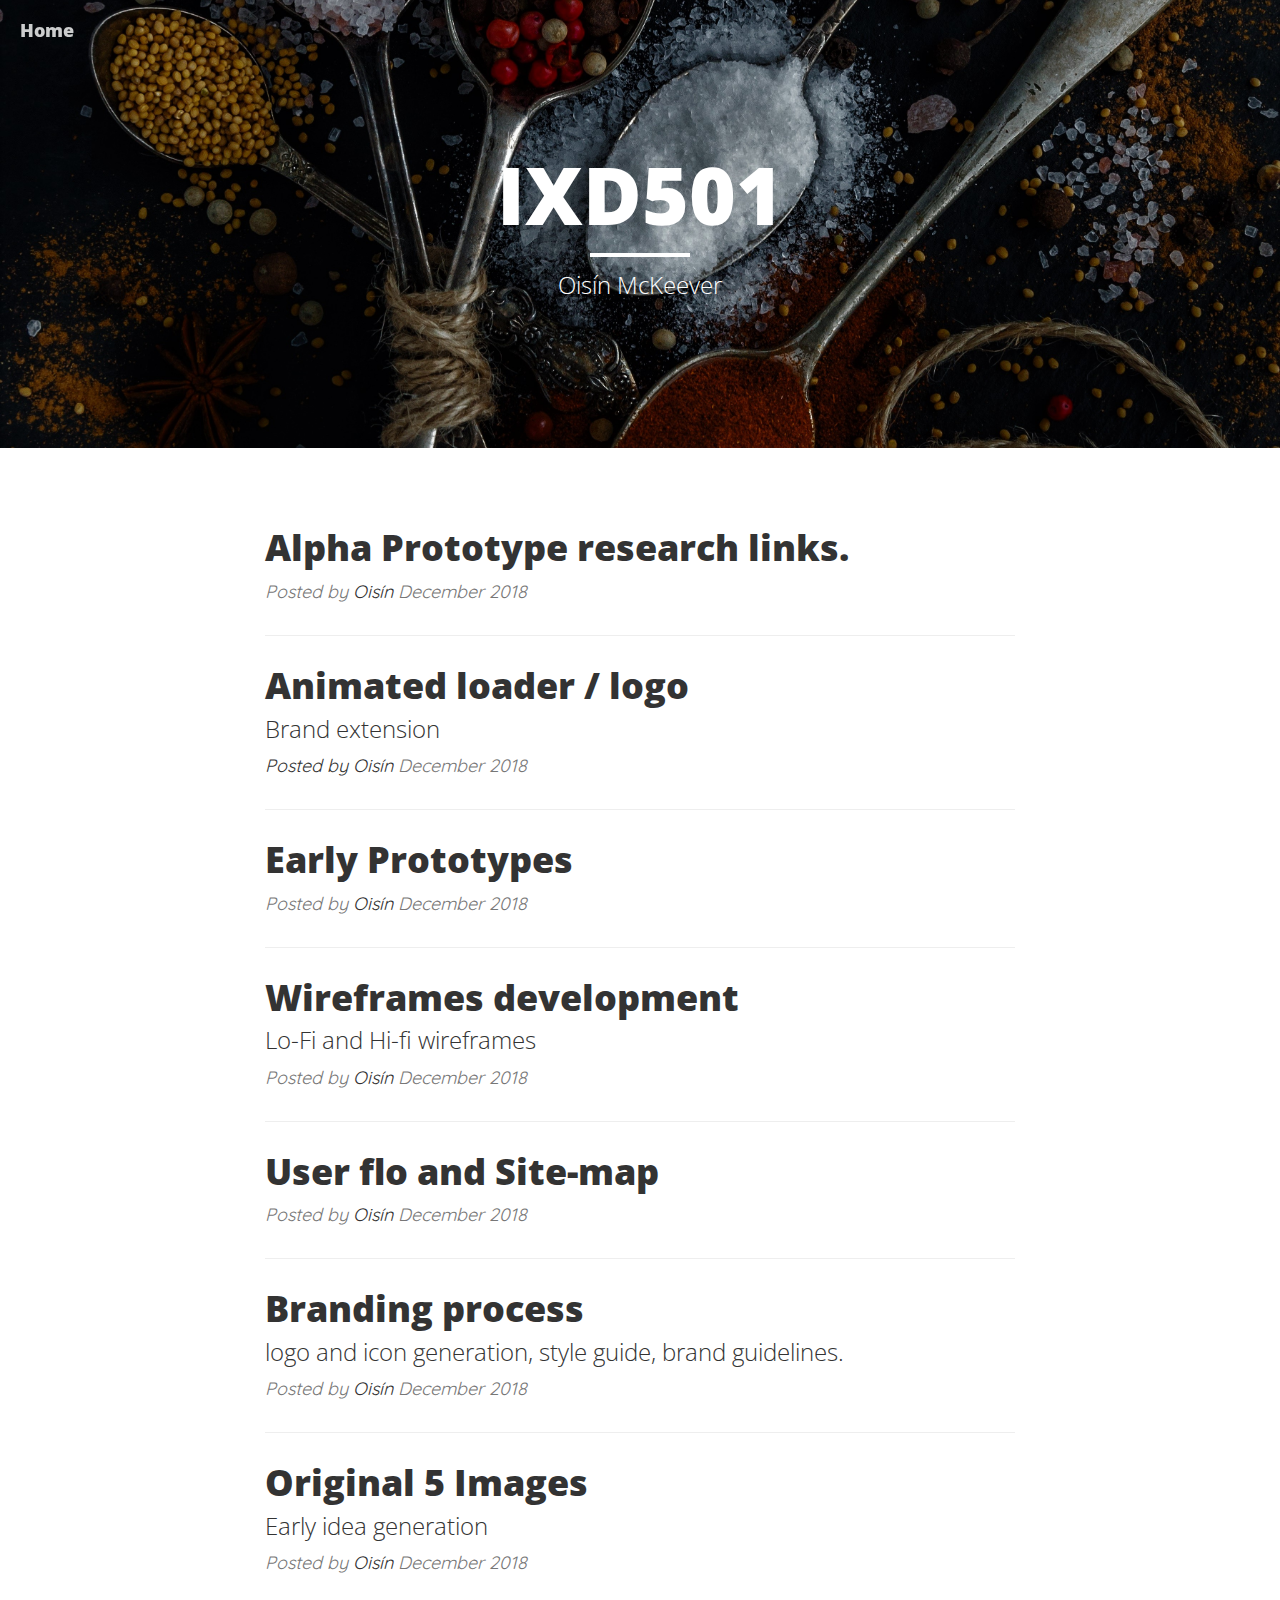
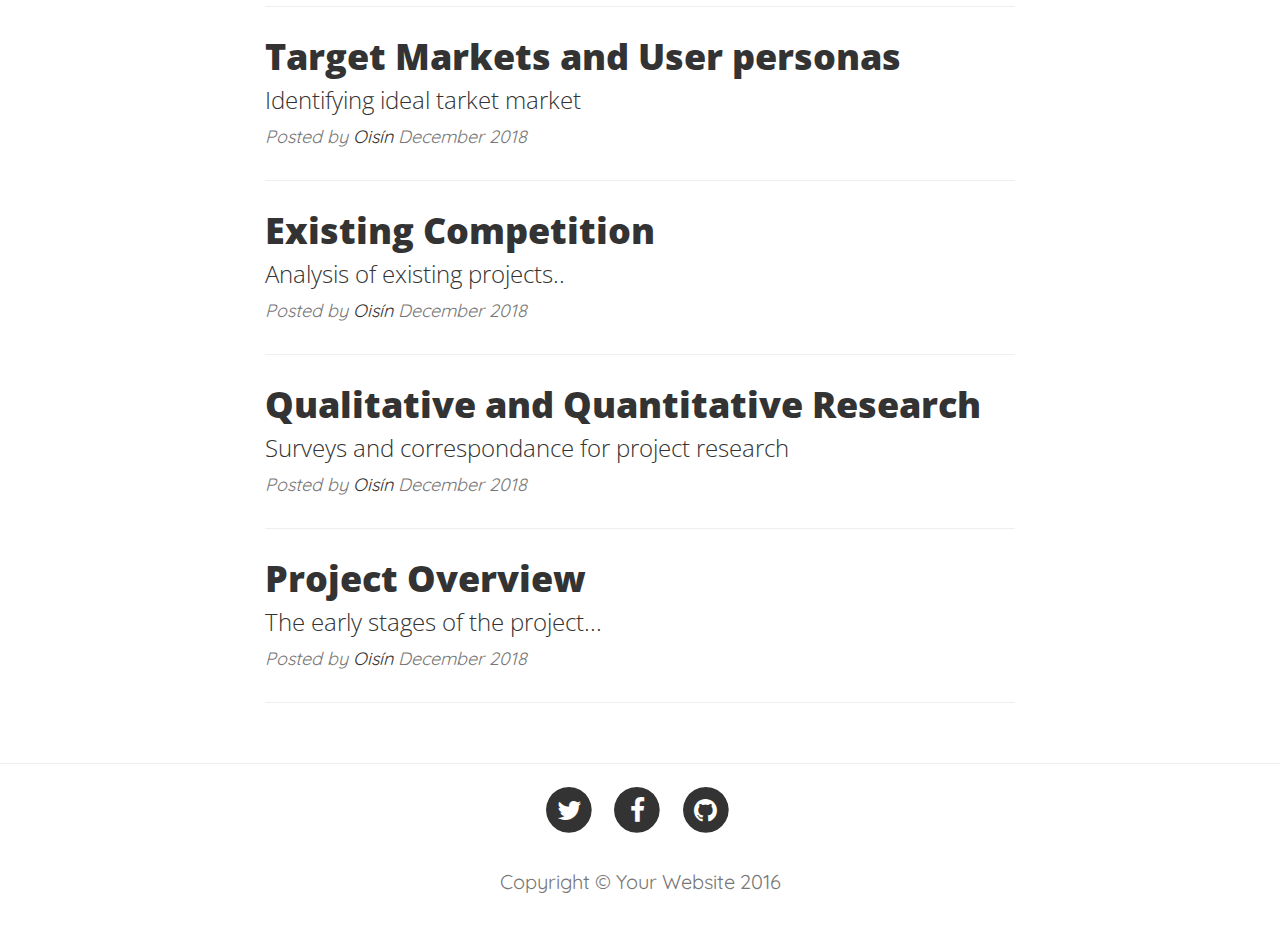
<file: index.html>
<!DOCTYPE html>
<html lang="en">

<head>

    <meta charset="utf-8">
    <meta http-equiv="X-UA-Compatible" content="IE=edge">
    <meta name="viewport" content="width=device-width, initial-scale=1">
    <meta name="description" content="">
    <meta name="author" content="">

    <title>Clean Blog</title>

    <!-- Bootstrap Core CSS -->
    <link href="vendor/bootstrap/css/bootstrap.min.css" rel="stylesheet">
    <link rel="stylesheet" href="https://www.w3schools.com/w3css/4/w3.css">

    <!-- Theme CSS -->
    <link href="css/clean-blog.min.css" rel="stylesheet">

    <!-- Custom Fonts -->
    <link href="vendor/font-awesome/css/font-awesome.min.css" rel="stylesheet" type="text/css">
    <link href='https://fonts.googleapis.com/css?family=Lora:400,700,400italic,700italic' rel='stylesheet' type='text/css'>
    <link href='https://fonts.googleapis.com/css?family=Open+Sans:300italic,400italic,600italic,700italic,800italic,400,300,600,700,800' rel='stylesheet' type='text/css'>
    <link href="https://fonts.googleapis.com/css?family=Quicksand:300" rel="stylesheet">

    <!-- HTML5 Shim and Respond.js IE8 support of HTML5 elements and media queries -->
    <!-- WARNING: Respond.js doesn't work if you view the page via file:// -->
    <!--[if lt IE 9]>
        <script src="https://oss.maxcdn.com/libs/html5shiv/3.7.0/html5shiv.js"></script>
        <script src="https://oss.maxcdn.com/libs/respond.js/1.4.2/respond.min.js"></script>
    <![endif]-->

</head>

<body>

    <!-- Navigation -->
    <nav class="navbar navbar-default navbar-custom navbar-fixed-top">
        <div class="container-fluid">
            <!-- Brand and toggle get grouped for better mobile display -->
            <div class="navbar-header page-scroll">
                <button type="button" class="navbar-toggle" data-toggle="collapse" data-target="#bs-example-navbar-collapse-1">
                    <span class="sr-only">Toggle navigation</span>
                    Menu <i class="fa fa-bars"></i>
                </button>
                <a class="navbar-brand" href="index.html">Home</a>
            </div>

            <!-- Collect the nav links, forms, and other content for toggling -->
            <div class="collapse navbar-collapse" id="bs-example-navbar-collapse-1">
                <ul class="nav navbar-nav navbar-right">
               
                 
                </ul>
            </div>
            <!-- /.navbar-collapse -->
        </div>
        <!-- /.container -->
    </nav>

    <!-- Page Header -->
    <!-- Set your background image for this header on the line below. -->
    <header class="intro-header" style="background-image: url('img/home-bg.jpg')">
        <div class="container">
            <div class="row">
                <div class="col-lg-8 col-lg-offset-2 col-md-10 col-md-offset-1">
                    <div class="site-heading">
                        <h1>IXD501</h1>
                        <hr class="small">
                        <span class="subheading">Oisín McKeever</span>
                    </div>
                </div>
            </div>
        </div>
    </header>

    <!-- Main Content -->
    <div class="container">
        <div class="row">
            <div class="col-lg-8 col-lg-offset-2 col-md-10 col-md-offset-1">
                <div class="post-preview">
                    <a href="alpha.html">
                        <h2 class="post-title">
                            Alpha Prototype research links.
                        </h2>
                        <h3 class="post-subtitle">
                            
                        </h3>
                    </a>
               
                   <p class="post-meta">Posted by <a href="#">Oisín </a> December 2018</p>
                </div>
                <hr>
                <div class="post-preview">
                    <a href="animate.html">
                        <h2 class="post-title">
                          Animated loader / logo
                        </h2>
                        <h3 class="post-subtitle">
                           Brand extension
                        </h3>
                        <p class="post-meta">Posted by <a href="#">Oisín </a> December 2018</p>
                    </a>
                   
                </div>
              
                  <hr>
                <div class="post-preview">
                    <a href="early.html">
                        <h2 class="post-title">
                            Early Prototypes
                        </h2>
                        <h3 class="post-subtitle">
                            
                        </h3>
                    </a>
                    <p class="post-meta">Posted by <a href="#">Oisín </a> December 2018</p>
                </div>
               
                
                
                <hr>
                <div class="post-preview">
                    <a href="wireframes.html">
                        <h2 class="post-title">
                           Wireframes development
                        </h2>
                        <h3 class="post-subtitle">
                           Lo-Fi and Hi-fi wireframes
                        </h3>
                    </a>
                   <p class="post-meta">Posted by <a href="#">Oisín </a> December 2018</p>
                </div>
               
                  <hr>
                <div class="post-preview">
                    <a href="sitemap.html">
                        <h2 class="post-title">
                            User flo and Site-map
                        </h2>
                        <h3 class="post-subtitle">
                            
                        </h3>
                    </a>
                   <p class="post-meta">Posted by <a href="#">Oisín </a> December 2018</p>
                </div>
               
                
                  <hr>
                <div class="post-preview">
                    <a href="branding.html">
                        <h2 class="post-title">
                           Branding process
                        </h2>
                        <h3 class="post-subtitle">
                           logo and icon generation, style guide, brand
                            guidelines.
                        </h3>
                    </a>
                   <p class="post-meta">Posted by <a href="#">Oisín </a> December 2018</p>
                </div>
               
                
                  <hr>
                <div class="post-preview">
                    <a href="5images.html">
                        <h2 class="post-title">
                            Original 5 Images
                        </h2>
                        <h3 class="post-subtitle">
                           Early idea generation
                        </h3>
                    </a>
                   <p class="post-meta">Posted by <a href="#">Oisín </a> December 2018</p>
                </div>
               
                
                
                
                
                
                
                
                
                <hr>
                <div class="post-preview">
                    <a href="target.html">
                        <h2 class="post-title">
                           Target Markets and User personas
                        </h2>
                        <h3 class="post-subtitle">
                            Identifying ideal tarket market
                        </h3>
                    </a>
                    <p class="post-meta">Posted by <a href="#">Oisín </a> December 2018</p>
                </div>
               
                
                
                
                  <hr>
                <div class="post-preview">
                    <a href="competition.html">
                        <h2 class="post-title">
                            Existing Competition
                        </h2>
                        <h3 class="post-subtitle">
                            Analysis of existing projects..
                        </h3>
                    </a>
                  <p class="post-meta">Posted by <a href="#">Oisín </a> December 2018</p>
                </div>
               
                
                
                
                
                  <hr>
                <div class="post-preview">
                    <a href="survey.html">
                        <h2 class="post-title">
                            Qualitative and Quantitative Research
                        </h2>
                        <h3 class="post-subtitle">
                            Surveys and correspondance for project research
                        </h3>
                    </a>
                   <p class="post-meta">Posted by <a href="#">Oisín </a> December 2018</p>
                </div>
               
                
                
                
                  <hr>
                <div class="post-preview">
                    <a href="overview.html">
                        <h2 class="post-title">
                           Project Overview
                        </h2>
                        <h3 class="post-subtitle">
                            The early stages of the project...
                        </h3>
                    </a>
                   <p class="post-meta">Posted by <a href="#">Oisín </a> December 2018</p>
                </div>
               
                
                
                <hr>
              
                
                
                
                
                
                
                
                
                
                
                
                <!-- Pager -->
                <ul class="pager">
                    <li class="next">
                     
                    </li>
                </ul>
            </div>
        </div>
    </div>

    <hr>

    <!-- Footer -->
    <footer>
        <div class="container">
            <div class="row">
                <div class="col-lg-8 col-lg-offset-2 col-md-10 col-md-offset-1">
                    <ul class="list-inline text-center">
                        <li>
                            <a href="#">
                                <span class="fa-stack fa-lg">
                                    <i class="fa fa-circle fa-stack-2x"></i>
                                    <i class="fa fa-twitter fa-stack-1x fa-inverse"></i>
                                </span>
                            </a>
                        </li>
                        <li>
                            <a href="#">
                                <span class="fa-stack fa-lg">
                                    <i class="fa fa-circle fa-stack-2x"></i>
                                    <i class="fa fa-facebook fa-stack-1x fa-inverse"></i>
                                </span>
                            </a>
                        </li>
                        <li>
                            <a href="#">
                                <span class="fa-stack fa-lg">
                                    <i class="fa fa-circle fa-stack-2x"></i>
                                    <i class="fa fa-github fa-stack-1x fa-inverse"></i>
                                </span>
                            </a>
                        </li>
                    </ul>
                    <p class="copyright text-muted">Copyright &copy; Your Website 2016</p>
                </div>
            </div>
        </div>
    </footer>

    <!-- jQuery -->
    <script src="vendor/jquery/jquery.min.js"></script>

    <!-- Bootstrap Core JavaScript -->
    <script src="vendor/bootstrap/js/bootstrap.min.js"></script>

    <!-- Contact Form JavaScript -->
    <script src="js/jqBootstrapValidation.js"></script>
    <script src="js/contact_me.js"></script>

    <!-- Theme JavaScript -->
    <script src="js/clean-blog.min.js"></script>

</body>

</html>
</file>
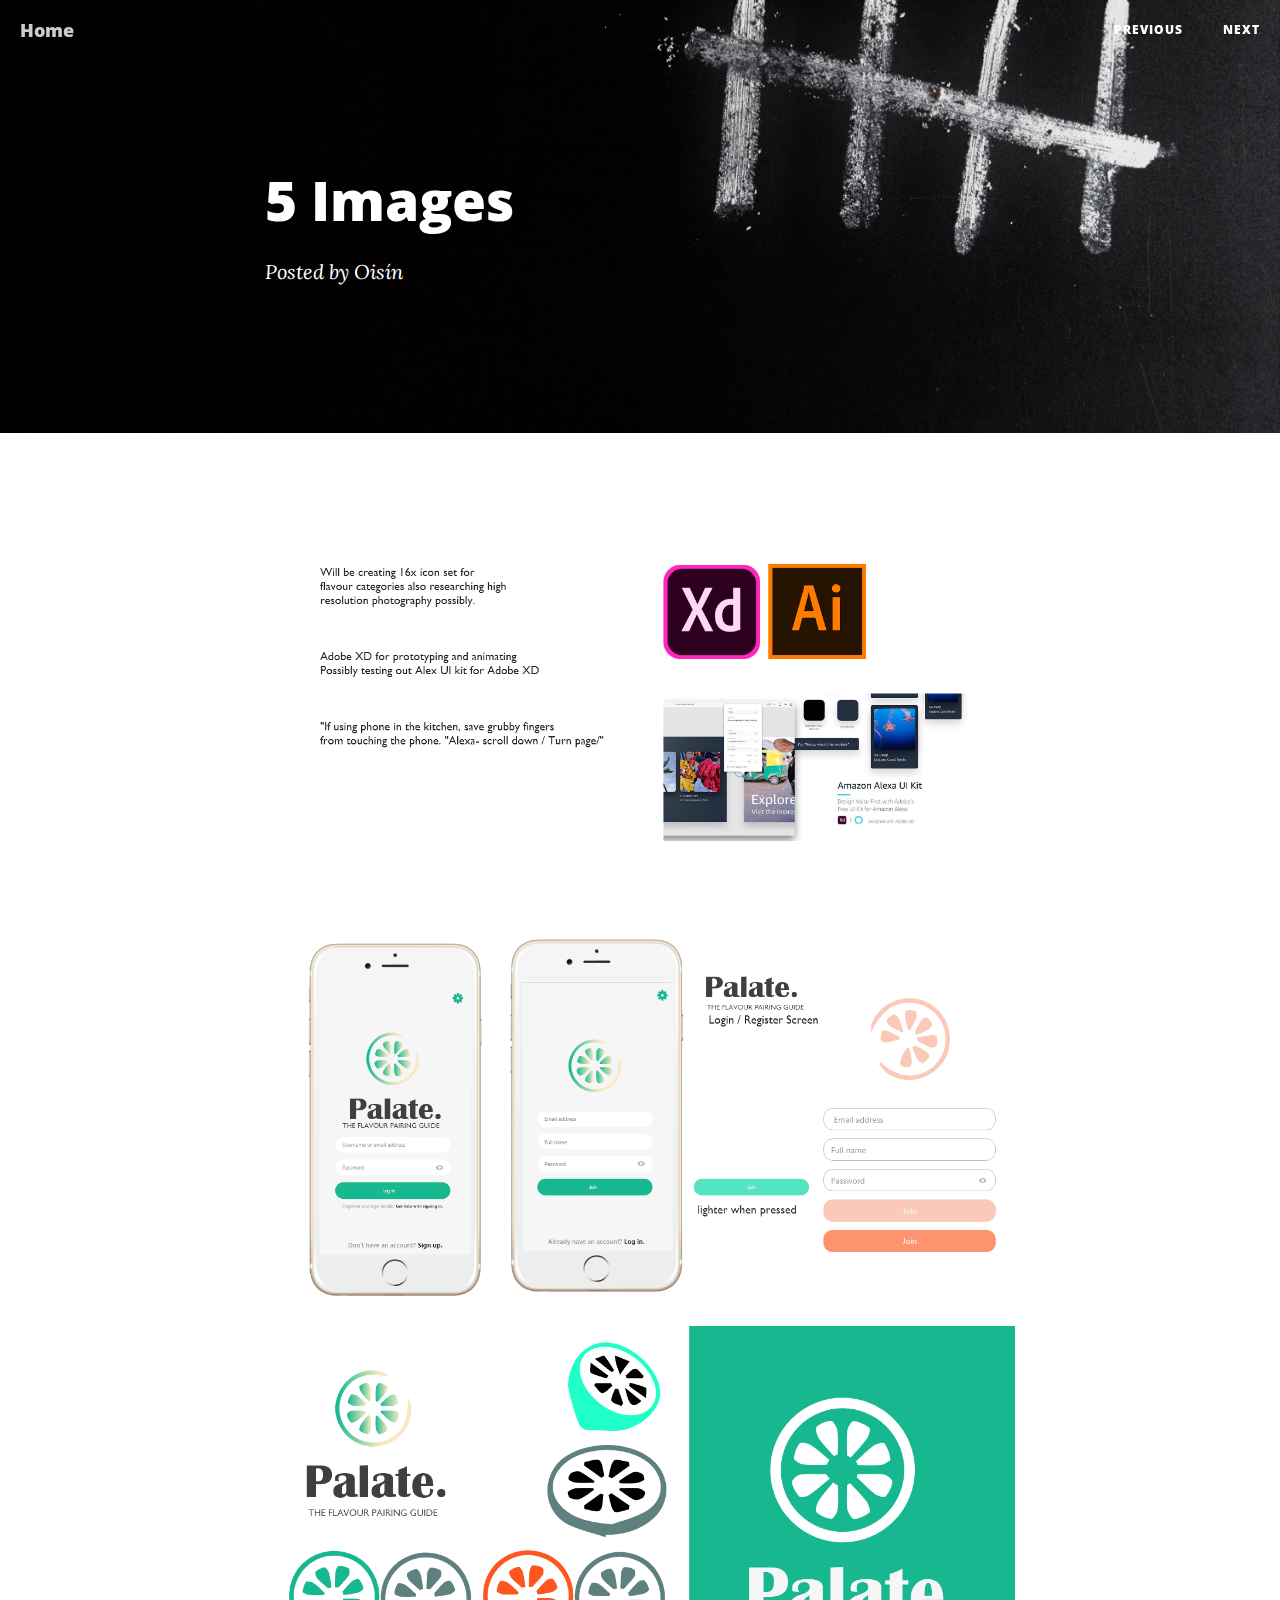
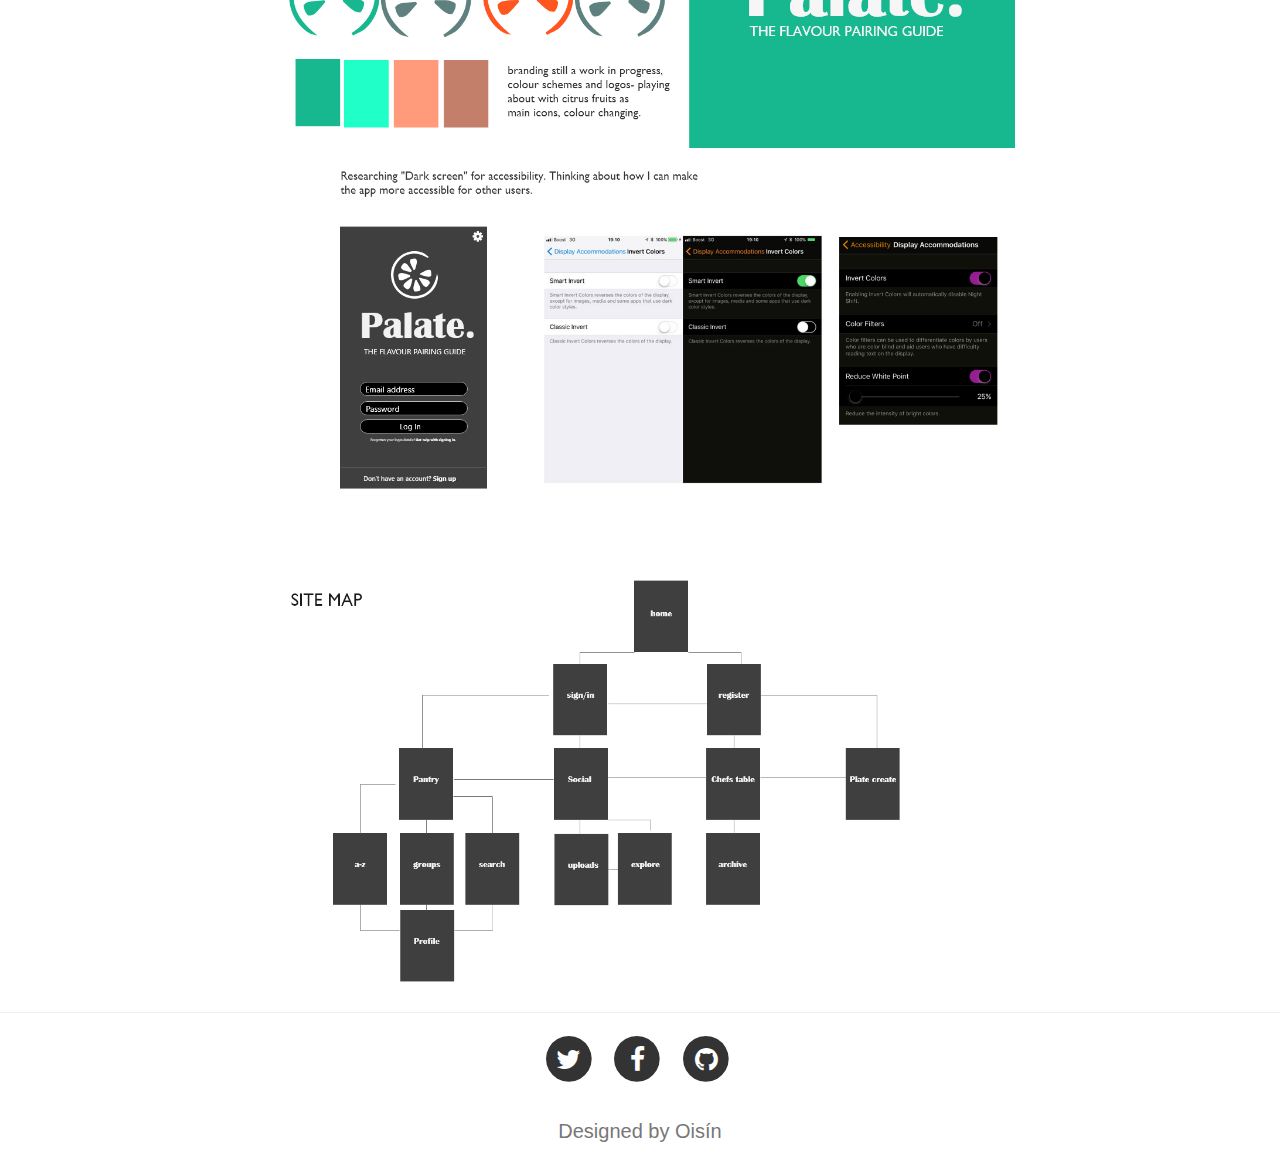
<file: 5images.html>
<!DOCTYPE html>
<html lang="en">

<head>

    <meta charset="utf-8">
    <meta http-equiv="X-UA-Compatible" content="IE=edge">
    <meta name="viewport" content="width=device-width, initial-scale=1">
    <meta name="description" content="">
    <meta name="author" content="">

    <title>Clean Blog - Sample Post</title>

    <!-- Bootstrap Core CSS -->
    <link href="vendor/bootstrap/css/bootstrap.min.css" rel="stylesheet">

    <!-- Theme CSS -->
    <link href="css/clean-blog.min.css" rel="stylesheet">

    <!-- Custom Fonts -->
    <link href="vendor/font-awesome/css/font-awesome.min.css" rel="stylesheet" type="text/css">
    <link href='https://fonts.googleapis.com/css?family=Lora:400,700,400italic,700italic' rel='stylesheet' type='text/css'>
    <link href='https://fonts.googleapis.com/css?family=Open+Sans:300italic,400italic,600italic,700italic,800italic,400,300,600,700,800' rel='stylesheet' type='text/css'>

    <!-- HTML5 Shim and Respond.js IE8 support of HTML5 elements and media queries -->
    <!-- WARNING: Respond.js doesn't work if you view the page via file:// -->
    <!--[if lt IE 9]>
        <script src="https://oss.maxcdn.com/libs/html5shiv/3.7.0/html5shiv.js"></script>
        <script src="https://oss.maxcdn.com/libs/respond.js/1.4.2/respond.min.js"></script>
    <![endif]-->

</head>

<body>

    <!-- Navigation -->
    <nav class="navbar navbar-default navbar-custom navbar-fixed-top">
        <div class="container-fluid">
            <!-- Brand and toggle get grouped for better mobile display -->
            <div class="navbar-header page-scroll">
                <button type="button" class="navbar-toggle" data-toggle="collapse" data-target="#bs-example-navbar-collapse-1">
                    <span class="sr-only">Toggle navigation</span>
                    Menu <i class="fa fa-bars"></i>
                </button>
                <a class="navbar-brand" href="index.html">Home</a>
            </div>

            <!-- Collect the nav links, forms, and other content for toggling -->
            <div class="collapse navbar-collapse" id="bs-example-navbar-collapse-1">
                <ul class="nav navbar-nav navbar-right">
                    <li>
                        <a href="target.html">Previous</a>
                    </li>
                    <li>
                        <a href="branding.html">Next</a>
                    </li>
                  
                </ul>
            </div>
            <!-- /.navbar-collapse -->
        </div>
        <!-- /.container -->
    </nav>

    <!-- Page Header -->
    <!-- Set your background image for this header on the line below. -->
    <header class="intro-header" style="background-image: url('img/5.jpg')">
        <div class="container">
            <div class="row">
                <div class="col-lg-8 col-lg-offset-2 col-md-10 col-md-offset-1">
                    <div class="post-heading">
                        <h1>5 Images</h1>
                        <h2 class="subheading"></h2>
                        <span class="meta">Posted by <a href="#">Oisín</a> </span>
                    </div>
                </div>
            </div>
        </div>
    </header>

    <!-- Post Content -->
    <article>
        <div class="container">
            <div class="row">
                <div class="col-lg-8 col-lg-offset-2 col-md-10 col-md-offset-1">
                   
                   
                    
                      
                        <img class="img-responsive" src="img/custom%20%E2%80%93%201.png" alt="">
                    
                         <img class="img-responsive" src="img/custom%20%E2%80%93%202.png" alt="">
                    
     <img class="img-responsive" src="img/custom%20%E2%80%93%203.png" alt="">
                    
                         <img class="img-responsive" src="img/custom%20%E2%80%93%204.png" alt="">
                         <img class="img-responsive" src="img/custom%20%E2%80%93%205.png" alt="">
                    

             

                  
                </div>
            </div>
        </div>
    </article>

    <hr>

    <!-- Footer -->
    <footer>
        <div class="container">
            <div class="row">
                <div class="col-lg-8 col-lg-offset-2 col-md-10 col-md-offset-1">
                    <ul class="list-inline text-center">
                        <li>
                            <a href="#">
                                <span class="fa-stack fa-lg">
                                    <i class="fa fa-circle fa-stack-2x"></i>
                                    <i class="fa fa-twitter fa-stack-1x fa-inverse"></i>
                                </span>
                            </a>
                        </li>
                        <li>
                            <a href="#">
                                <span class="fa-stack fa-lg">
                                    <i class="fa fa-circle fa-stack-2x"></i>
                                    <i class="fa fa-facebook fa-stack-1x fa-inverse"></i>
                                </span>
                            </a>
                        </li>
                        <li>
                            <a href="#">
                                <span class="fa-stack fa-lg">
                                    <i class="fa fa-circle fa-stack-2x"></i>
                                    <i class="fa fa-github fa-stack-1x fa-inverse"></i>
                                </span>
                            </a>
                        </li>
                    </ul>
                    <p class="copyright text-muted">Designed by Oisín</p>
                </div>
            </div>
        </div>
    </footer>

    <!-- jQuery -->
    <script src="vendor/jquery/jquery.min.js"></script>

    <!-- Bootstrap Core JavaScript -->
    <script src="vendor/bootstrap/js/bootstrap.min.js"></script>

    <!-- Contact Form JavaScript -->
    <script src="js/jqBootstrapValidation.js"></script>
    <script src="js/contact_me.js"></script>

    <!-- Theme JavaScript -->
    <script src="js/clean-blog.min.js"></script>

</body>

</html>
</file>
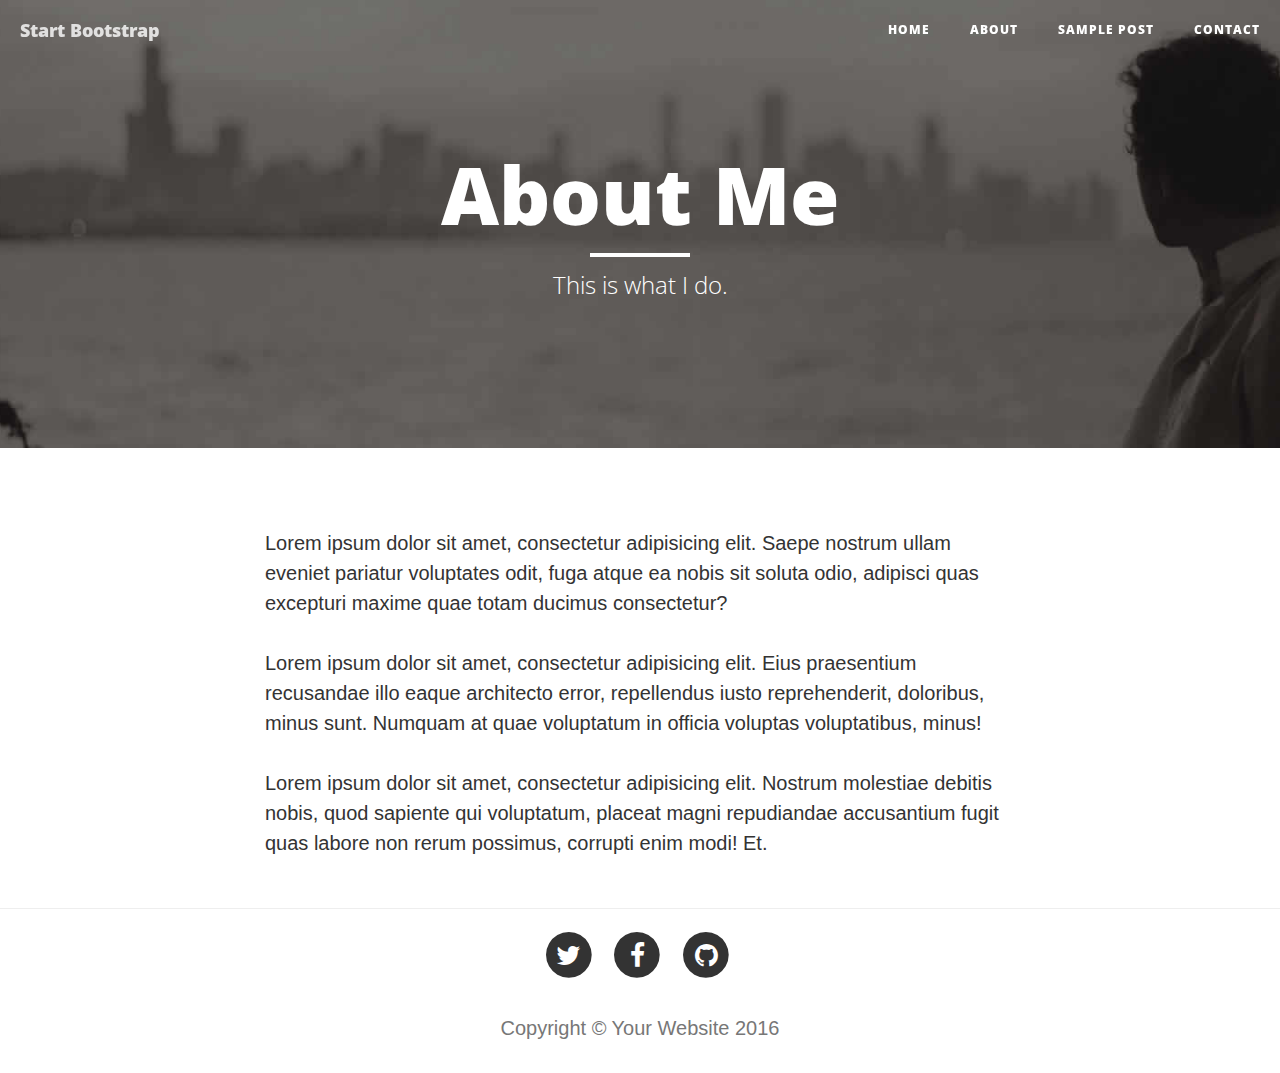
<file: about.html>
<!DOCTYPE html>
<html lang="en">

<head>

    <meta charset="utf-8">
    <meta http-equiv="X-UA-Compatible" content="IE=edge">
    <meta name="viewport" content="width=device-width, initial-scale=1">
    <meta name="description" content="">
    <meta name="author" content="">

    <title>Clean Blog - About</title>

    <!-- Bootstrap Core CSS -->
    <link href="vendor/bootstrap/css/bootstrap.min.css" rel="stylesheet">

    <!-- Theme CSS -->
    <link href="css/clean-blog.min.css" rel="stylesheet">

    <!-- Custom Fonts -->
    <link href="vendor/font-awesome/css/font-awesome.min.css" rel="stylesheet" type="text/css">
    <link href='https://fonts.googleapis.com/css?family=Lora:400,700,400italic,700italic' rel='stylesheet' type='text/css'>
    <link href='https://fonts.googleapis.com/css?family=Open+Sans:300italic,400italic,600italic,700italic,800italic,400,300,600,700,800' rel='stylesheet' type='text/css'>

    <!-- HTML5 Shim and Respond.js IE8 support of HTML5 elements and media queries -->
    <!-- WARNING: Respond.js doesn't work if you view the page via file:// -->
    <!--[if lt IE 9]>
        <script src="https://oss.maxcdn.com/libs/html5shiv/3.7.0/html5shiv.js"></script>
        <script src="https://oss.maxcdn.com/libs/respond.js/1.4.2/respond.min.js"></script>
    <![endif]-->

</head>

<body>

    <!-- Navigation -->
    <nav class="navbar navbar-default navbar-custom navbar-fixed-top">
        <div class="container-fluid">
            <!-- Brand and toggle get grouped for better mobile display -->
            <div class="navbar-header page-scroll">
                <button type="button" class="navbar-toggle" data-toggle="collapse" data-target="#bs-example-navbar-collapse-1">
                    <span class="sr-only">Toggle navigation</span>
                    Menu <i class="fa fa-bars"></i>
                </button>
                <a class="navbar-brand" href="index.html">Start Bootstrap</a>
            </div>

            <!-- Collect the nav links, forms, and other content for toggling -->
            <div class="collapse navbar-collapse" id="bs-example-navbar-collapse-1">
                <ul class="nav navbar-nav navbar-right">
                    <li>
                        <a href="index.html">Home</a>
                    </li>
                    <li>
                        <a href="about.html">About</a>
                    </li>
                    <li>
                        <a href="post.html">Sample Post</a>
                    </li>
                    <li>
                        <a href="contact.html">Contact</a>
                    </li>
                </ul>
            </div>
            <!-- /.navbar-collapse -->
        </div>
        <!-- /.container -->
    </nav>

    <!-- Page Header -->
    <!-- Set your background image for this header on the line below. -->
    <header class="intro-header" style="background-image: url('img/about-bg.jpg')">
        <div class="container">
            <div class="row">
                <div class="col-lg-8 col-lg-offset-2 col-md-10 col-md-offset-1">
                    <div class="page-heading">
                        <h1>About Me</h1>
                        <hr class="small">
                        <span class="subheading">This is what I do.</span>
                    </div>
                </div>
            </div>
        </div>
    </header>

    <!-- Main Content -->
    <div class="container">
        <div class="row">
            <div class="col-lg-8 col-lg-offset-2 col-md-10 col-md-offset-1">
                <p>Lorem ipsum dolor sit amet, consectetur adipisicing elit. Saepe nostrum ullam eveniet pariatur voluptates odit, fuga atque ea nobis sit soluta odio, adipisci quas excepturi maxime quae totam ducimus consectetur?</p>
                <p>Lorem ipsum dolor sit amet, consectetur adipisicing elit. Eius praesentium recusandae illo eaque architecto error, repellendus iusto reprehenderit, doloribus, minus sunt. Numquam at quae voluptatum in officia voluptas voluptatibus, minus!</p>
                <p>Lorem ipsum dolor sit amet, consectetur adipisicing elit. Nostrum molestiae debitis nobis, quod sapiente qui voluptatum, placeat magni repudiandae accusantium fugit quas labore non rerum possimus, corrupti enim modi! Et.</p>
            </div>
        </div>
    </div>

    <hr>

    <!-- Footer -->
    <footer>
        <div class="container">
            <div class="row">
                <div class="col-lg-8 col-lg-offset-2 col-md-10 col-md-offset-1">
                    <ul class="list-inline text-center">
                        <li>
                            <a href="#">
                                <span class="fa-stack fa-lg">
                                    <i class="fa fa-circle fa-stack-2x"></i>
                                    <i class="fa fa-twitter fa-stack-1x fa-inverse"></i>
                                </span>
                            </a>
                        </li>
                        <li>
                            <a href="#">
                                <span class="fa-stack fa-lg">
                                    <i class="fa fa-circle fa-stack-2x"></i>
                                    <i class="fa fa-facebook fa-stack-1x fa-inverse"></i>
                                </span>
                            </a>
                        </li>
                        <li>
                            <a href="#">
                                <span class="fa-stack fa-lg">
                                    <i class="fa fa-circle fa-stack-2x"></i>
                                    <i class="fa fa-github fa-stack-1x fa-inverse"></i>
                                </span>
                            </a>
                        </li>
                    </ul>
                    <p class="copyright text-muted">Copyright &copy; Your Website 2016</p>
                </div>
            </div>
        </div>
    </footer>

    <!-- jQuery -->
    <script src="vendor/jquery/jquery.min.js"></script>

    <!-- Bootstrap Core JavaScript -->
    <script src="vendor/bootstrap/js/bootstrap.min.js"></script>

    <!-- Contact Form JavaScript -->
    <script src="js/jqBootstrapValidation.js"></script>
    <script src="js/contact_me.js"></script>

    <!-- Theme JavaScript -->
    <script src="js/clean-blog.min.js"></script>

</body>

</html>
</file>
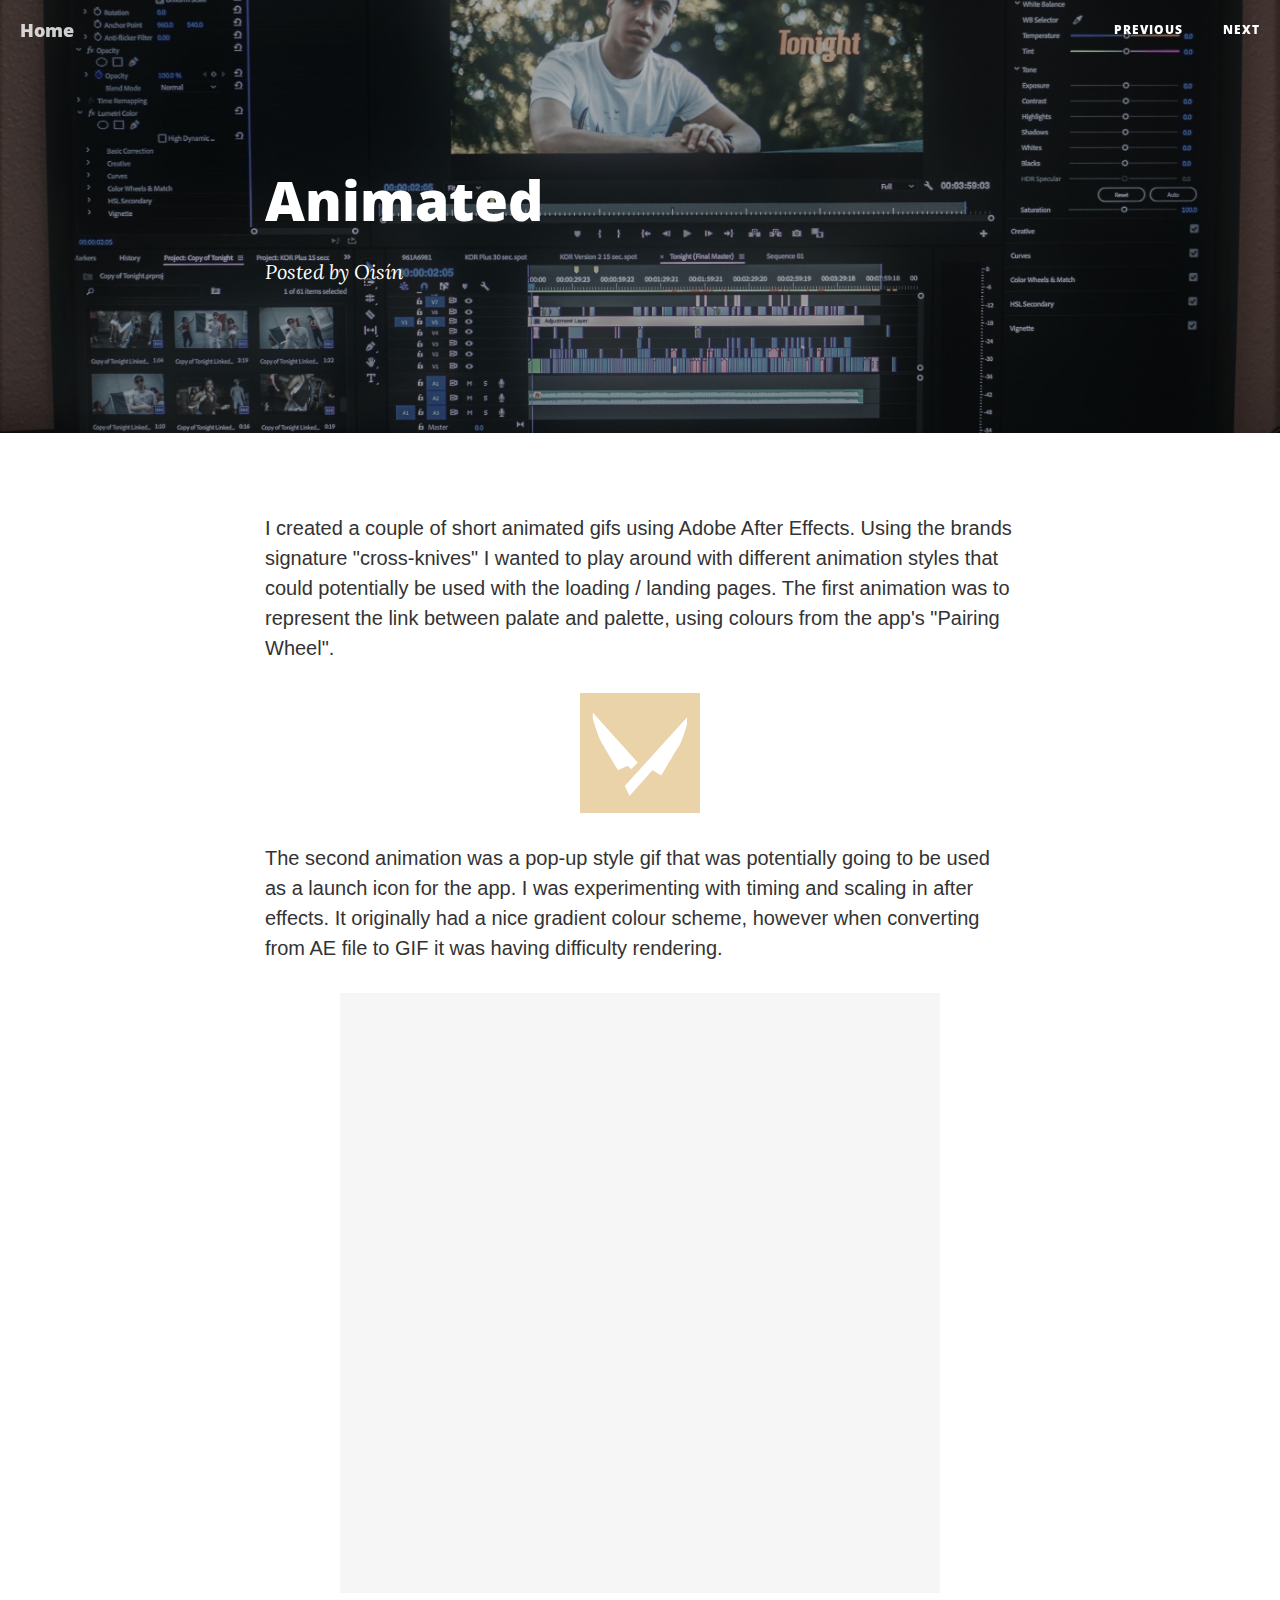
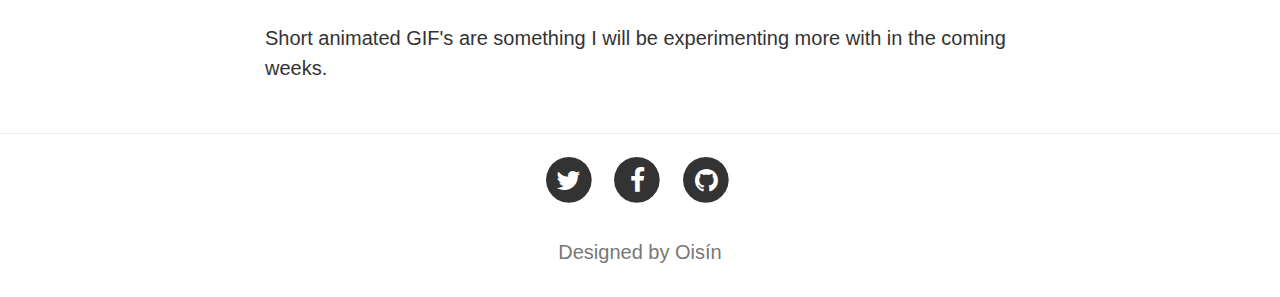
<file: animate.html>
<!DOCTYPE html>
<html lang="en">

<head>

    <meta charset="utf-8">
    <meta http-equiv="X-UA-Compatible" content="IE=edge">
    <meta name="viewport" content="width=device-width, initial-scale=1">
    <meta name="description" content="">
    <meta name="author" content="">

    <title>Clean Blog - Sample Post</title>

    <!-- Bootstrap Core CSS -->
    <link href="vendor/bootstrap/css/bootstrap.min.css" rel="stylesheet">

    <!-- Theme CSS -->
    <link href="css/clean-blog.min.css" rel="stylesheet">

    <!-- Custom Fonts -->
    <link href="vendor/font-awesome/css/font-awesome.min.css" rel="stylesheet" type="text/css">
    <link href='https://fonts.googleapis.com/css?family=Lora:400,700,400italic,700italic' rel='stylesheet' type='text/css'>
    <link href='https://fonts.googleapis.com/css?family=Open+Sans:300italic,400italic,600italic,700italic,800italic,400,300,600,700,800' rel='stylesheet' type='text/css'>

    <!-- HTML5 Shim and Respond.js IE8 support of HTML5 elements and media queries -->
    <!-- WARNING: Respond.js doesn't work if you view the page via file:// -->
    <!--[if lt IE 9]>
        <script src="https://oss.maxcdn.com/libs/html5shiv/3.7.0/html5shiv.js"></script>
        <script src="https://oss.maxcdn.com/libs/respond.js/1.4.2/respond.min.js"></script>
    <![endif]-->

</head>

<body>

    <!-- Navigation -->
    <nav class="navbar navbar-default navbar-custom navbar-fixed-top">
        <div class="container-fluid">
            <!-- Brand and toggle get grouped for better mobile display -->
            <div class="navbar-header page-scroll">
                <button type="button" class="navbar-toggle" data-toggle="collapse" data-target="#bs-example-navbar-collapse-1">
                    <span class="sr-only">Toggle navigation</span>
                    Menu <i class="fa fa-bars"></i>
                </button>
                <a class="navbar-brand" href="index.html">Home</a>
            </div>

            <!-- Collect the nav links, forms, and other content for toggling -->
            <div class="collapse navbar-collapse" id="bs-example-navbar-collapse-1">
                <ul class="nav navbar-nav navbar-right">
                    <li>
                        <a href="early.html">Previous</a>
                    </li>
                    <li>
                        <a href="alpha.html">Next</a>
                    </li>
                 
                </ul>
            </div>
            <!-- /.navbar-collapse -->
        </div>
        <!-- /.container -->
    </nav>

    <!-- Page Header -->
    <!-- Set your background image for this header on the line below. -->
    <header class="intro-header" style="background-image: url('img/animate.jpg')">
        <div class="container">
            <div class="row">
                <div class="col-lg-8 col-lg-offset-2 col-md-10 col-md-offset-1">
                    <div class="post-heading">
                        <h1>Animated</h1>
                        <h2 class="subheading"></h2>
                        <span class="meta">Posted by <a href="#">Oisín</a> </span>
                    </div>
                </div>
            </div>
        </div>
    </header>

    <!-- Post Content -->
    <article>
        <div class="container">
            <div class="row">
                <div class="col-lg-8 col-lg-offset-2 col-md-10 col-md-offset-1">
                    
                    <p> I created a couple of short animated gifs using Adobe After Effects. Using the brands signature "cross-knives" I wanted to play around with different animation styles that could potentially be used with the loading / landing pages. The first animation was to represent the link between palate and palette, using colours from the app's "Pairing Wheel".</p>
                       <img class="gif" src="img/gif2.gif">
                           
                    
                
                     <p> The second animation was a pop-up style gif that was potentially going to be used as a launch icon for the app. I was experimenting with timing and scaling in after effects. It originally had a nice gradient colour scheme, however when converting from AE file to GIF it was having difficulty rendering. </p>
                   <img class="gif" src="img/gif3.gif">
                    
                    <p> Short animated GIF's are something I will be experimenting more with in the coming weeks.</p>
                  
                            
                  
                </div>
            </div>
        </div>
    </article>

    <hr>

    <!-- Footer -->
    <footer>
        <div class="container">
            <div class="row">
                <div class="col-lg-8 col-lg-offset-2 col-md-10 col-md-offset-1">
                    <ul class="list-inline text-center">
                        <li>
                            <a href="#">
                                <span class="fa-stack fa-lg">
                                    <i class="fa fa-circle fa-stack-2x"></i>
                                    <i class="fa fa-twitter fa-stack-1x fa-inverse"></i>
                                </span>
                            </a>
                        </li>
                        <li>
                            <a href="#">
                                <span class="fa-stack fa-lg">
                                    <i class="fa fa-circle fa-stack-2x"></i>
                                    <i class="fa fa-facebook fa-stack-1x fa-inverse"></i>
                                </span>
                            </a>
                        </li>
                        <li>
                            <a href="#">
                                <span class="fa-stack fa-lg">
                                    <i class="fa fa-circle fa-stack-2x"></i>
                                    <i class="fa fa-github fa-stack-1x fa-inverse"></i>
                                </span>
                            </a>
                        </li>
                    </ul>
                    <p class="copyright text-muted">Designed by Oisín</p>
                </div>
            </div>
        </div>
    </footer>

    <!-- jQuery -->
    <script src="vendor/jquery/jquery.min.js"></script>

    <!-- Bootstrap Core JavaScript -->
    <script src="vendor/bootstrap/js/bootstrap.min.js"></script>

    <!-- Contact Form JavaScript -->
    <script src="js/jqBootstrapValidation.js"></script>
    <script src="js/contact_me.js"></script>

    <!-- Theme JavaScript -->
    <script src="js/clean-blog.min.js"></script>

</body>

</html>
</file>
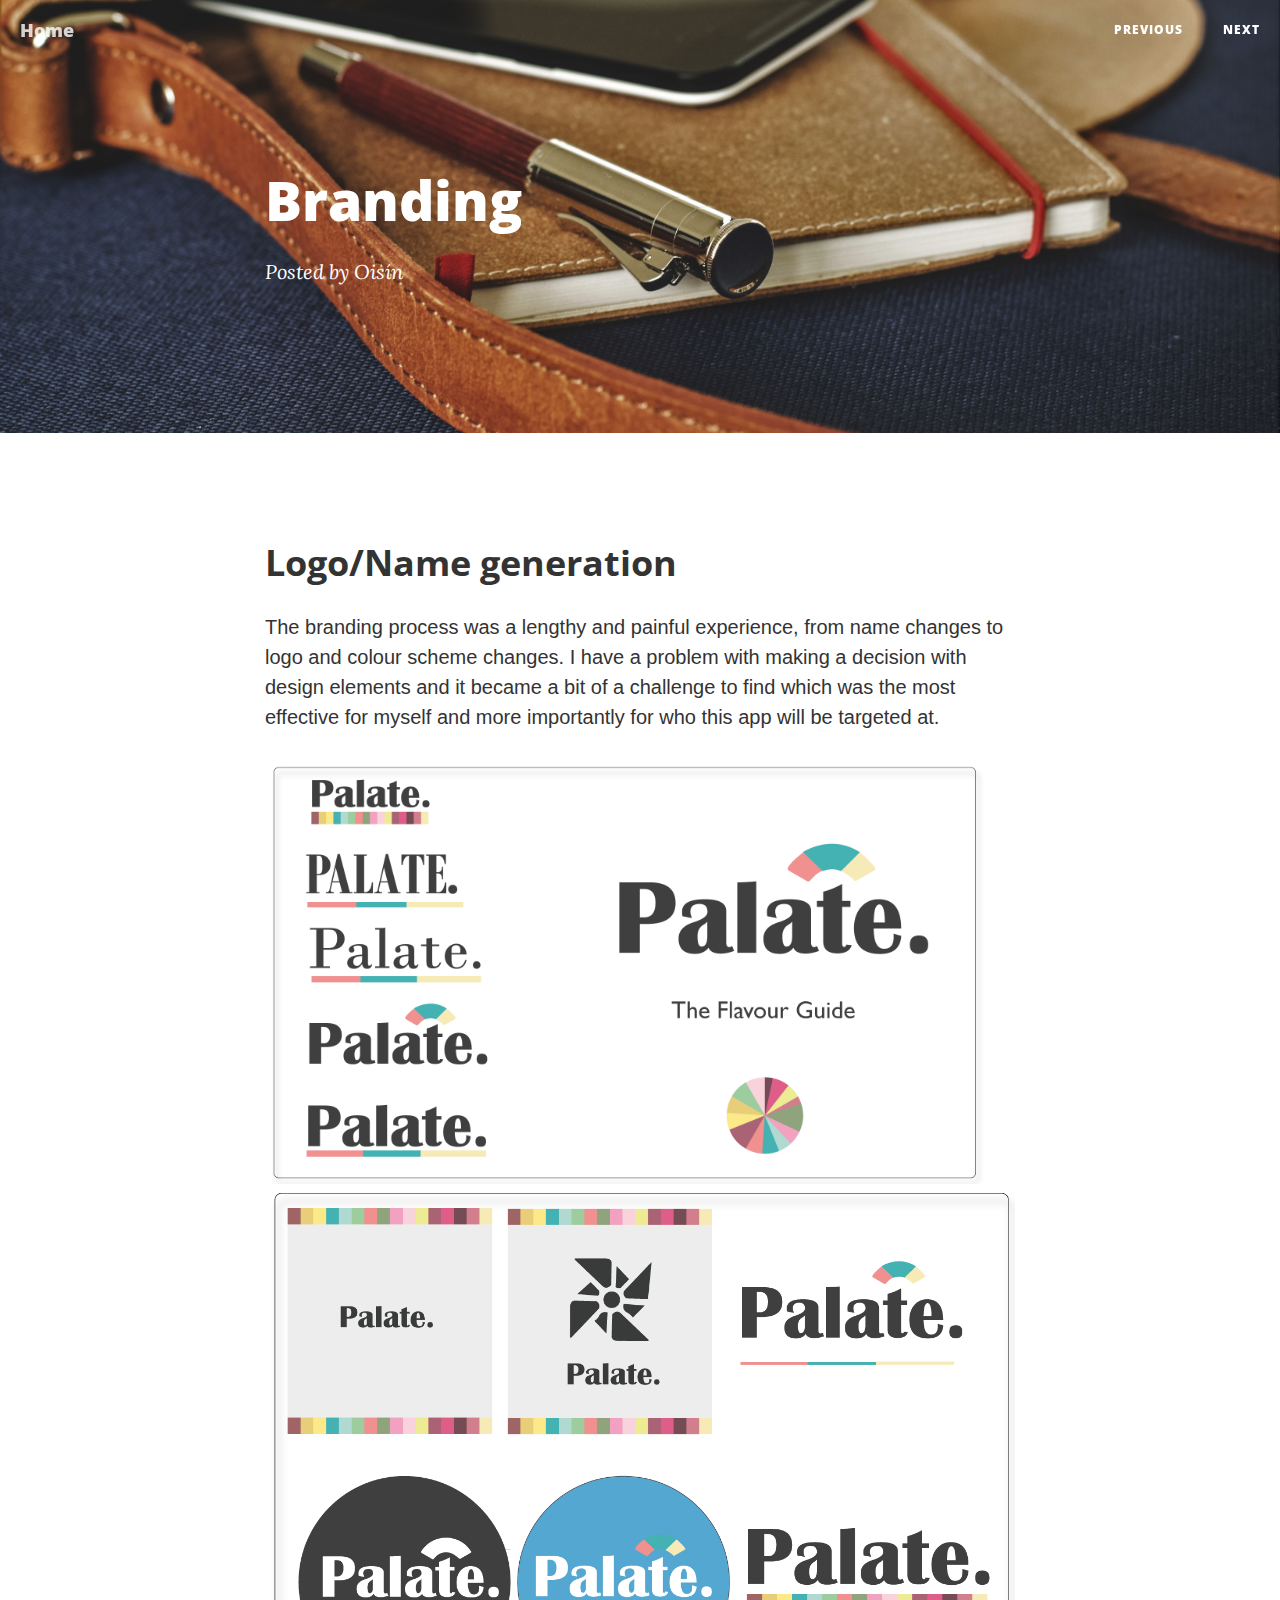
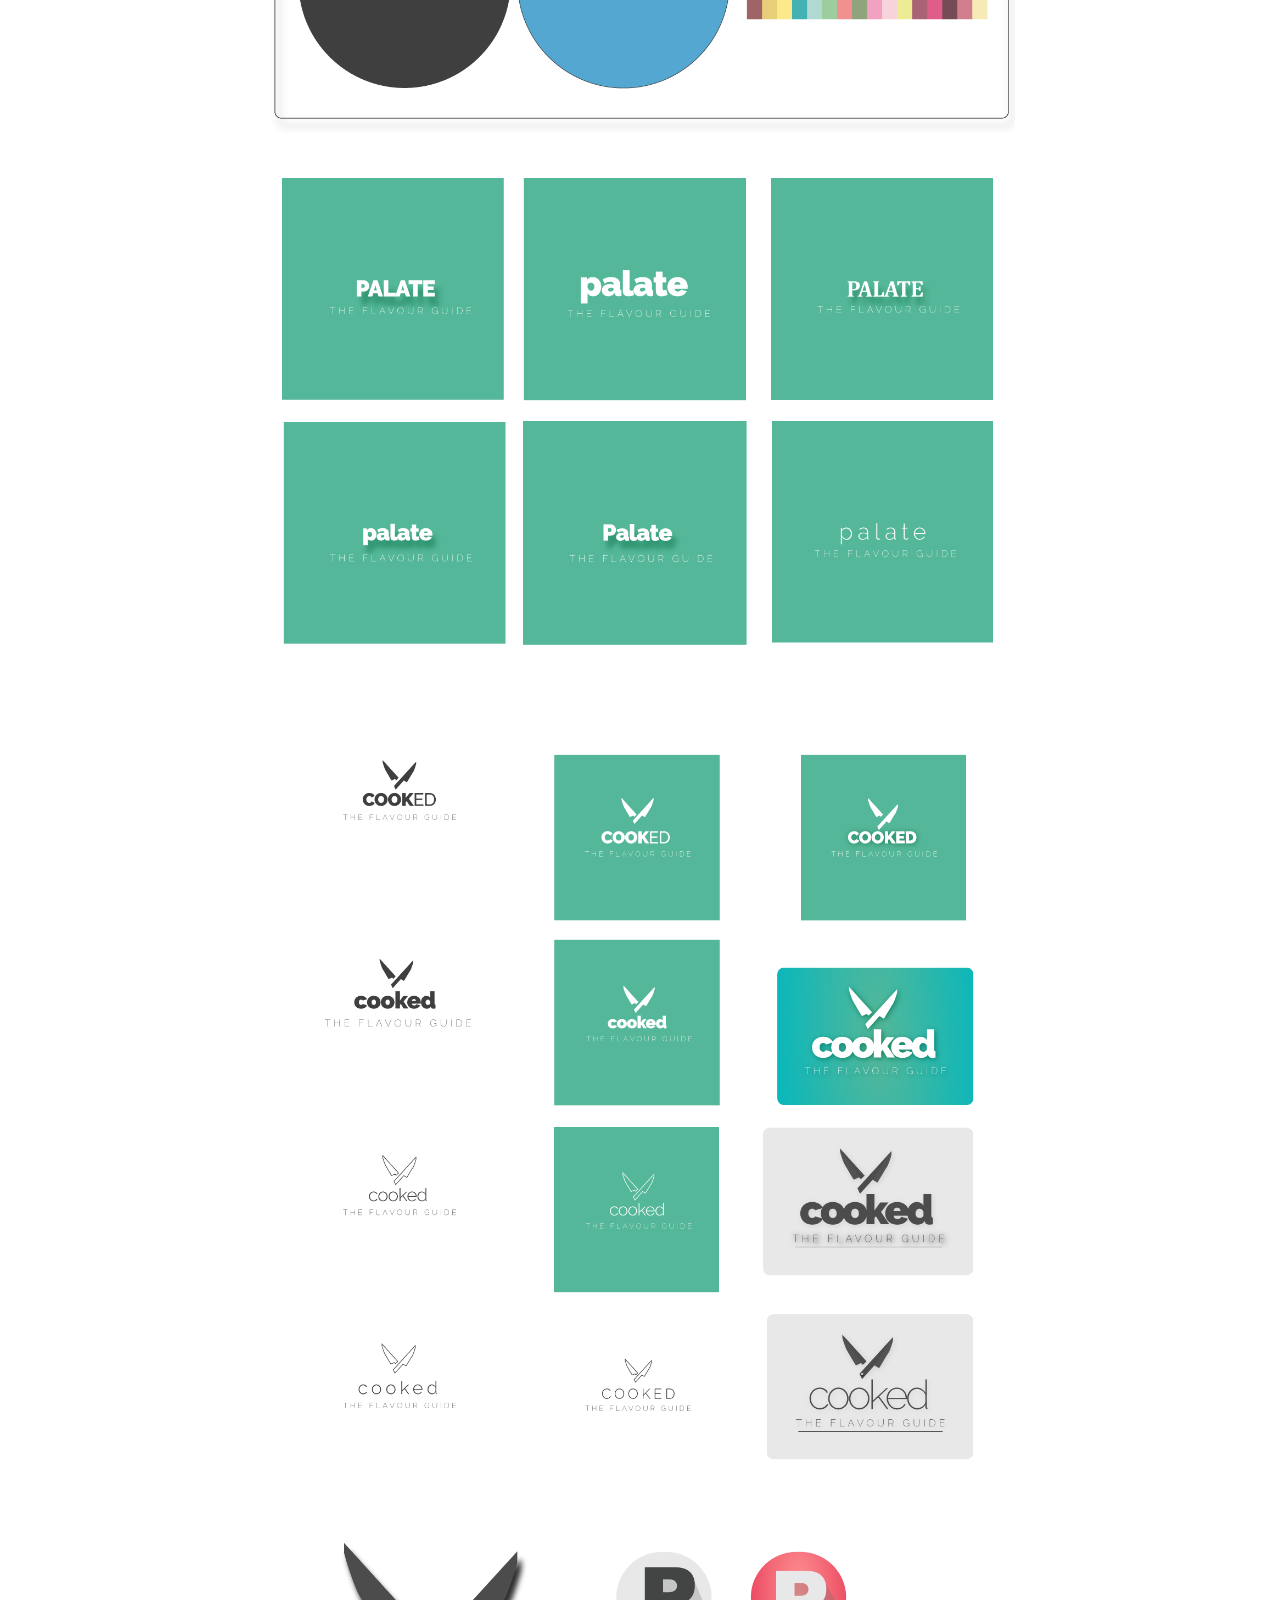
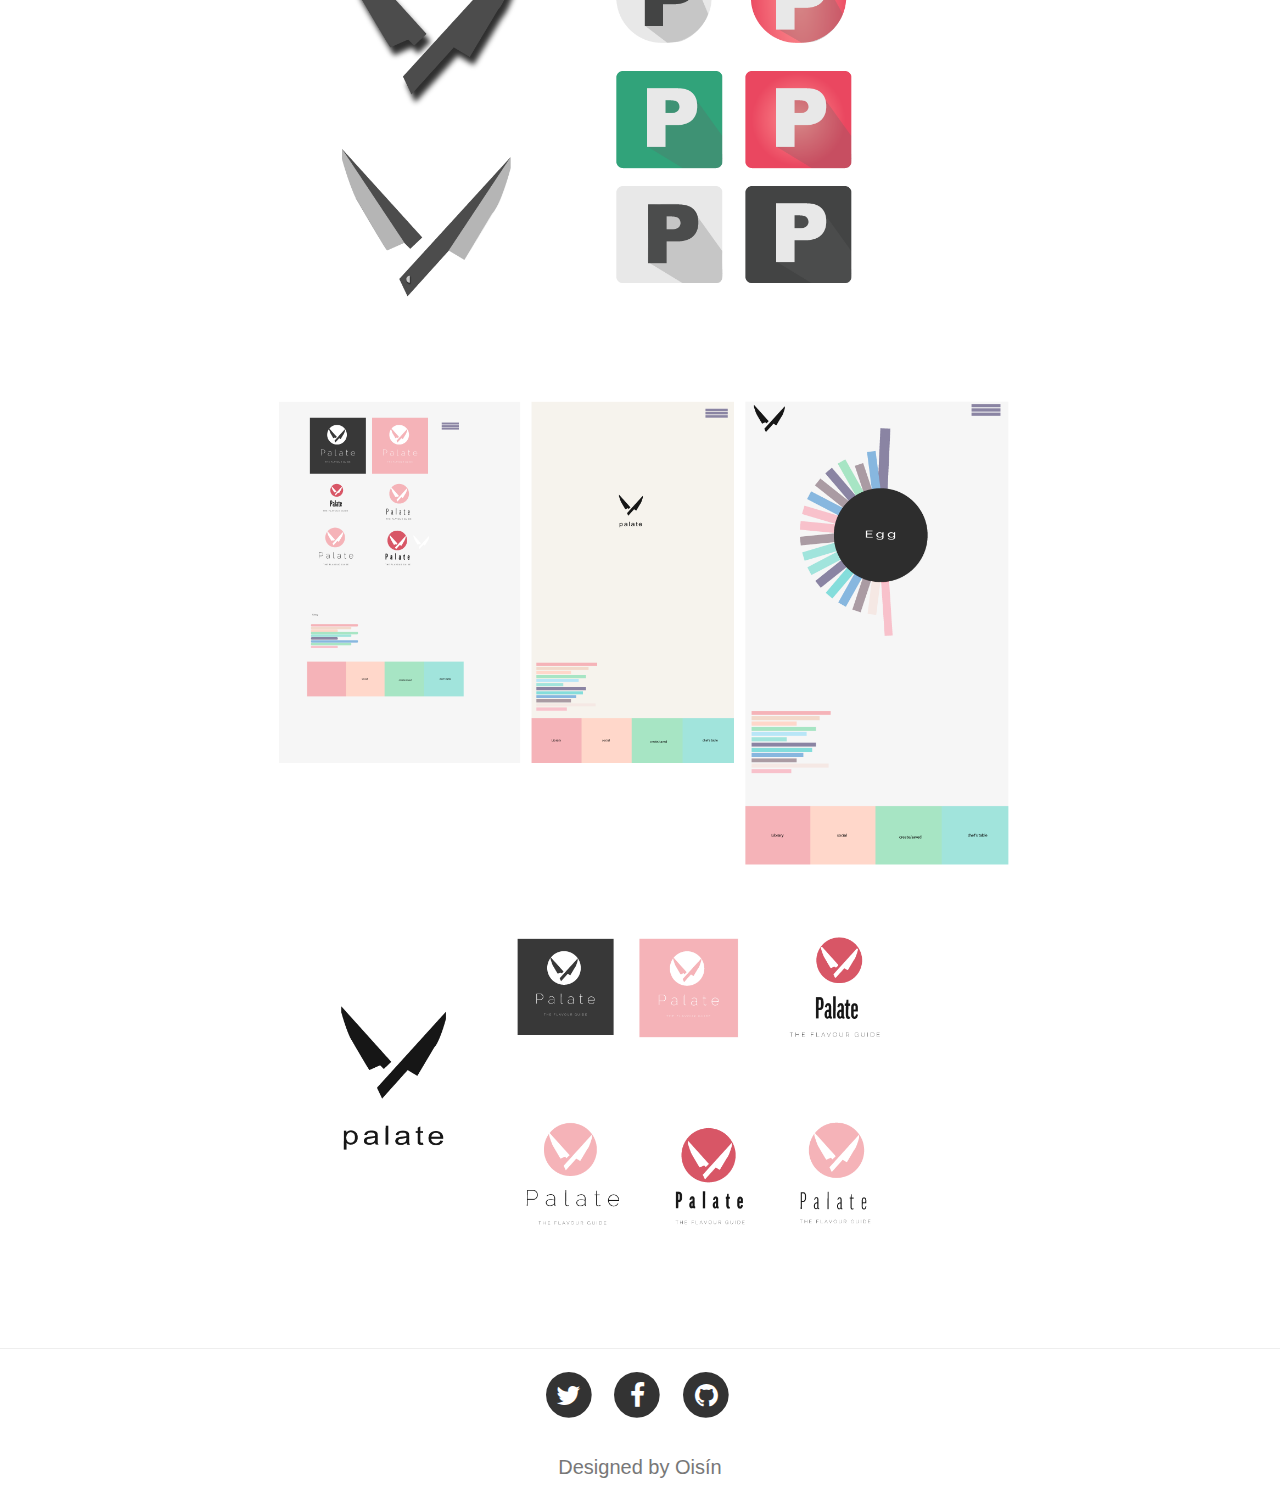
<file: branding.html>
<!DOCTYPE html>
<html lang="en">

<head>

    <meta charset="utf-8">
    <meta http-equiv="X-UA-Compatible" content="IE=edge">
    <meta name="viewport" content="width=device-width, initial-scale=1">
    <meta name="description" content="">
    <meta name="author" content="">

    <title>Clean Blog - Sample Post</title>

    <!-- Bootstrap Core CSS -->
    <link href="vendor/bootstrap/css/bootstrap.min.css" rel="stylesheet">

    <!-- Theme CSS -->
    <link href="css/clean-blog.min.css" rel="stylesheet">

    <!-- Custom Fonts -->
    <link href="vendor/font-awesome/css/font-awesome.min.css" rel="stylesheet" type="text/css">
    <link href='https://fonts.googleapis.com/css?family=Lora:400,700,400italic,700italic' rel='stylesheet' type='text/css'>
    <link href='https://fonts.googleapis.com/css?family=Open+Sans:300italic,400italic,600italic,700italic,800italic,400,300,600,700,800' rel='stylesheet' type='text/css'>

    <!-- HTML5 Shim and Respond.js IE8 support of HTML5 elements and media queries -->
    <!-- WARNING: Respond.js doesn't work if you view the page via file:// -->
    <!--[if lt IE 9]>
        <script src="https://oss.maxcdn.com/libs/html5shiv/3.7.0/html5shiv.js"></script>
        <script src="https://oss.maxcdn.com/libs/respond.js/1.4.2/respond.min.js"></script>
    <![endif]-->

</head>

<body>

    <!-- Navigation -->
    <nav class="navbar navbar-default navbar-custom navbar-fixed-top">
        <div class="container-fluid">
            <!-- Brand and toggle get grouped for better mobile display -->
            <div class="navbar-header page-scroll">
                <button type="button" class="navbar-toggle" data-toggle="collapse" data-target="#bs-example-navbar-collapse-1">
                    <span class="sr-only">Toggle navigation</span>
                    Menu <i class="fa fa-bars"></i>
                </button>
                <a class="navbar-brand" href="index.html">Home</a>
            </div>

            <!-- Collect the nav links, forms, and other content for toggling -->
            <div class="collapse navbar-collapse" id="bs-example-navbar-collapse-1">
                <ul class="nav navbar-nav navbar-right">
                    <li>
                        <a href="5images.html">Previous</a>
                    </li>
                    <li>
                        <a href="sitemap.html">Next</a>
                    </li>
                
                </ul>
            </div>
            <!-- /.navbar-collapse -->
        </div>
        <!-- /.container -->
    </nav>

    <!-- Page Header -->
    <!-- Set your background image for this header on the line below. -->
    <header class="intro-header" style="background-image: url('img/branding.jpg')">
        <div class="container">
            <div class="row">
                <div class="col-lg-8 col-lg-offset-2 col-md-10 col-md-offset-1">
                    <div class="post-heading">
                        <h1>Branding</h1>
                        <h2 class="subheading"></h2>
                        <span class="meta">Posted by <a href="#">Oisín</a> </span>
                    </div>
                </div>
            </div>
        </div>
    </header>

    <!-- Post Content -->
    <article>
        <div class="container">
            <div class="row">
                <div class="col-lg-8 col-lg-offset-2 col-md-10 col-md-offset-1">
                     <h2 class="section-heading">Logo/Name generation</h2>
                    
                    
                    
                    <p>The branding process was a lengthy and painful experience, from name changes to logo and colour scheme changes. I have a problem with making a decision with design elements and it became a bit of a challenge to find which was the most effective for myself and more importantly for who this app will be targeted at. </p>
                    
                   
                   

                   
                      
                        <img class="img-responsive" src="img/branding-3.png" alt="">
                    
                        <img class="img-responsive" src="img/branding-2.png" alt="">
                    
                        <img class="img-responsive" src="img/branding-1.png" alt="">
  <img class="img-responsive" src="img/branding-5.png" alt="">

                    <img class="img-responsive" src="img/branding-6.png" alt="">

 <img class="img-responsive" src="img/screens1.png" alt="">

                    
                    
                    
                    
                  <img class="img-responsive" src="img/logos-try.png" alt="">

                      
                  
                    <p></p>

                    <p></p>

                   

                    <p></p>

                  
                </div>
            </div>
        </div>
    </article>

    <hr>

    <!-- Footer -->
    <footer>
        <div class="container">
            <div class="row">
                <div class="col-lg-8 col-lg-offset-2 col-md-10 col-md-offset-1">
                    <ul class="list-inline text-center">
                        <li>
                            <a href="#">
                                <span class="fa-stack fa-lg">
                                    <i class="fa fa-circle fa-stack-2x"></i>
                                    <i class="fa fa-twitter fa-stack-1x fa-inverse"></i>
                                </span>
                            </a>
                        </li>
                        <li>
                            <a href="#">
                                <span class="fa-stack fa-lg">
                                    <i class="fa fa-circle fa-stack-2x"></i>
                                    <i class="fa fa-facebook fa-stack-1x fa-inverse"></i>
                                </span>
                            </a>
                        </li>
                        <li>
                            <a href="#">
                                <span class="fa-stack fa-lg">
                                    <i class="fa fa-circle fa-stack-2x"></i>
                                    <i class="fa fa-github fa-stack-1x fa-inverse"></i>
                                </span>
                            </a>
                        </li>
                    </ul>
                    <p class="copyright text-muted">Designed by Oisín</p>
                </div>
            </div>
        </div>
    </footer>

    <!-- jQuery -->
    <script src="vendor/jquery/jquery.min.js"></script>

    <!-- Bootstrap Core JavaScript -->
    <script src="vendor/bootstrap/js/bootstrap.min.js"></script>

    <!-- Contact Form JavaScript -->
    <script src="js/jqBootstrapValidation.js"></script>
    <script src="js/contact_me.js"></script>

    <!-- Theme JavaScript -->
    <script src="js/clean-blog.min.js"></script>

</body>

</html>
</file>
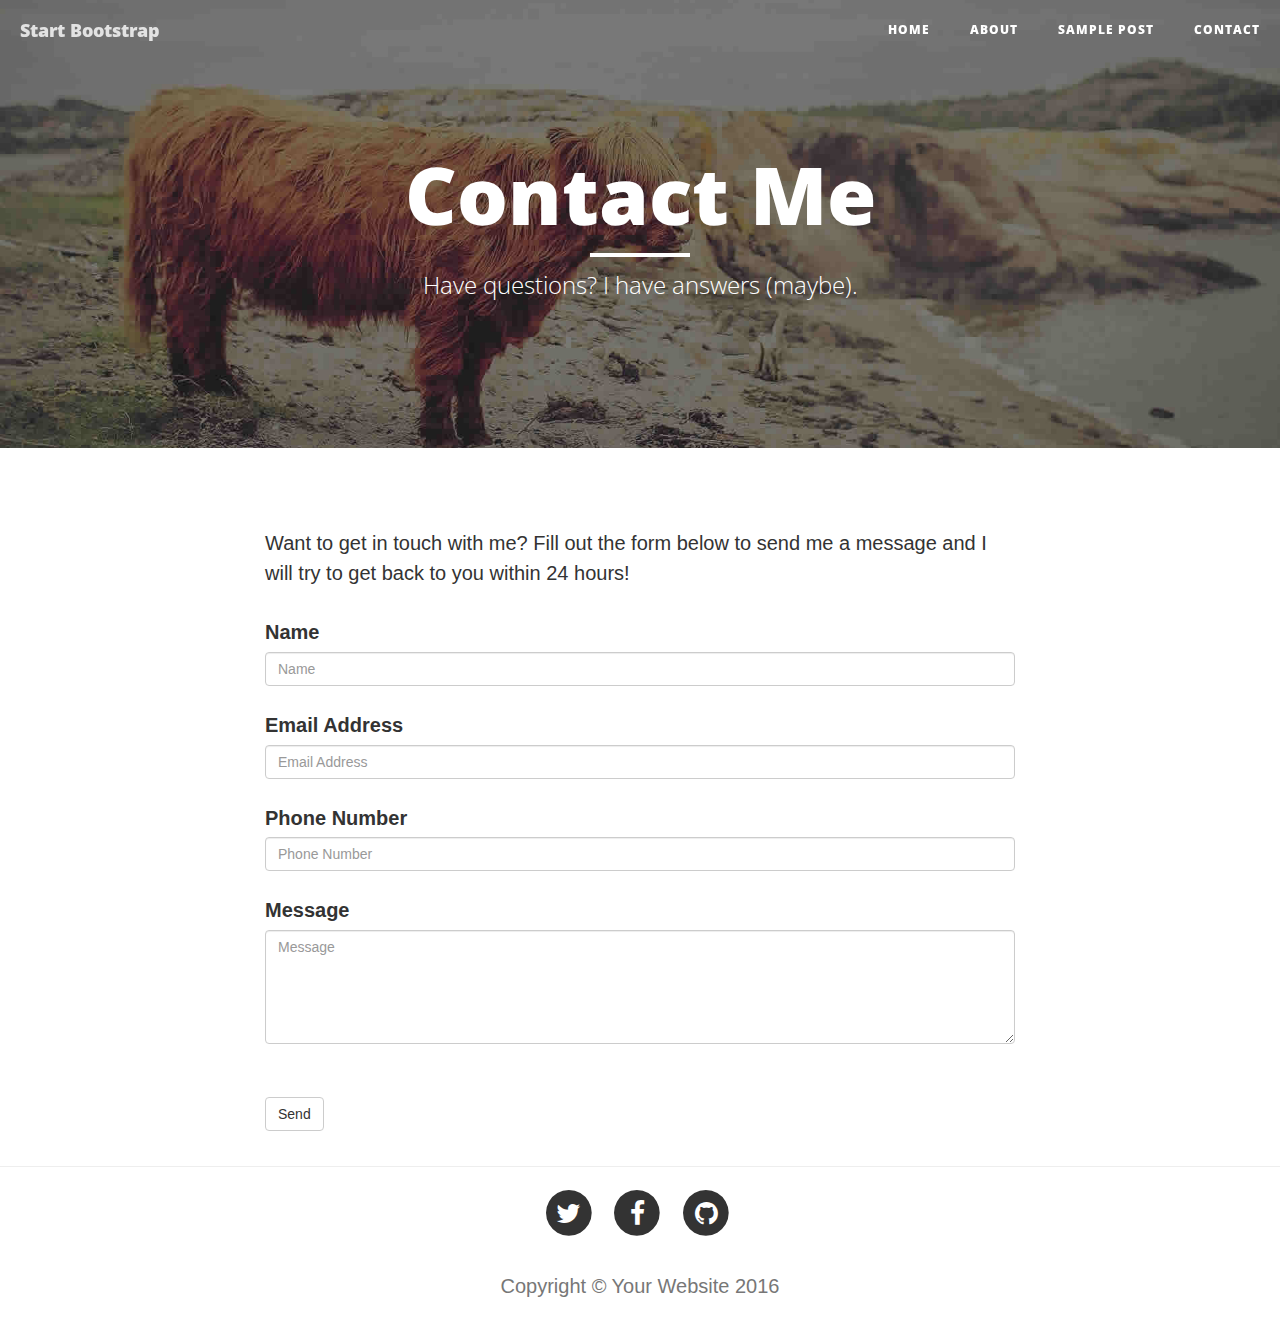
<file: contact.html>
<!DOCTYPE html>
<html lang="en">

<head>

    <meta charset="utf-8">
    <meta http-equiv="X-UA-Compatible" content="IE=edge">
    <meta name="viewport" content="width=device-width, initial-scale=1">
    <meta name="description" content="">
    <meta name="author" content="">

    <title>Clean Blog - Contact</title>

    <!-- Bootstrap Core CSS -->
    <link href="vendor/bootstrap/css/bootstrap.min.css" rel="stylesheet">

    <!-- Theme CSS -->
    <link href="css/clean-blog.min.css" rel="stylesheet">

    <!-- Custom Fonts -->
    <link href="vendor/font-awesome/css/font-awesome.min.css" rel="stylesheet" type="text/css">
    <link href='https://fonts.googleapis.com/css?family=Lora:400,700,400italic,700italic' rel='stylesheet' type='text/css'>
    <link href='https://fonts.googleapis.com/css?family=Open+Sans:300italic,400italic,600italic,700italic,800italic,400,300,600,700,800' rel='stylesheet' type='text/css'>

    <!-- HTML5 Shim and Respond.js IE8 support of HTML5 elements and media queries -->
    <!-- WARNING: Respond.js doesn't work if you view the page via file:// -->
    <!--[if lt IE 9]>
        <script src="https://oss.maxcdn.com/libs/html5shiv/3.7.0/html5shiv.js"></script>
        <script src="https://oss.maxcdn.com/libs/respond.js/1.4.2/respond.min.js"></script>
    <![endif]-->

</head>

<body>

    <!-- Navigation -->
    <nav class="navbar navbar-default navbar-custom navbar-fixed-top">
        <div class="container-fluid">
            <!-- Brand and toggle get grouped for better mobile display -->
            <div class="navbar-header page-scroll">
                <button type="button" class="navbar-toggle" data-toggle="collapse" data-target="#bs-example-navbar-collapse-1">
                    <span class="sr-only">Toggle navigation</span>
                    Menu <i class="fa fa-bars"></i>
                </button>
                <a class="navbar-brand" href="index.html">Start Bootstrap</a>
            </div>

            <!-- Collect the nav links, forms, and other content for toggling -->
            <div class="collapse navbar-collapse" id="bs-example-navbar-collapse-1">
                <ul class="nav navbar-nav navbar-right">
                    <li>
                        <a href="index.html">Home</a>
                    </li>
                    <li>
                        <a href="about.html">About</a>
                    </li>
                    <li>
                        <a href="post.html">Sample Post</a>
                    </li>
                    <li>
                        <a href="contact.html">Contact</a>
                    </li>
                </ul>
            </div>
            <!-- /.navbar-collapse -->
        </div>
        <!-- /.container -->
    </nav>

    <!-- Page Header -->
    <!-- Set your background image for this header on the line below. -->
    <header class="intro-header" style="background-image: url('img/contact-bg.jpg')">
        <div class="container">
            <div class="row">
                <div class="col-lg-8 col-lg-offset-2 col-md-10 col-md-offset-1">
                    <div class="page-heading">
                        <h1>Contact Me</h1>
                        <hr class="small">
                        <span class="subheading">Have questions? I have answers (maybe).</span>
                    </div>
                </div>
            </div>
        </div>
    </header>

    <!-- Main Content -->
    <div class="container">
        <div class="row">
            <div class="col-lg-8 col-lg-offset-2 col-md-10 col-md-offset-1">
                <p>Want to get in touch with me? Fill out the form below to send me a message and I will try to get back to you within 24 hours!</p>
                <!-- Contact Form - Enter your email address on line 19 of the mail/contact_me.php file to make this form work. -->
                <!-- WARNING: Some web hosts do not allow emails to be sent through forms to common mail hosts like Gmail or Yahoo. It's recommended that you use a private domain email address! -->
                <!-- NOTE: To use the contact form, your site must be on a live web host with PHP! The form will not work locally! -->
                <form name="sentMessage" id="contactForm" novalidate>
                    <div class="row control-group">
                        <div class="form-group col-xs-12 floating-label-form-group controls">
                            <label>Name</label>
                            <input type="text" class="form-control" placeholder="Name" id="name" required data-validation-required-message="Please enter your name.">
                            <p class="help-block text-danger"></p>
                        </div>
                    </div>
                    <div class="row control-group">
                        <div class="form-group col-xs-12 floating-label-form-group controls">
                            <label>Email Address</label>
                            <input type="email" class="form-control" placeholder="Email Address" id="email" required data-validation-required-message="Please enter your email address.">
                            <p class="help-block text-danger"></p>
                        </div>
                    </div>
                    <div class="row control-group">
                        <div class="form-group col-xs-12 floating-label-form-group controls">
                            <label>Phone Number</label>
                            <input type="tel" class="form-control" placeholder="Phone Number" id="phone" required data-validation-required-message="Please enter your phone number.">
                            <p class="help-block text-danger"></p>
                        </div>
                    </div>
                    <div class="row control-group">
                        <div class="form-group col-xs-12 floating-label-form-group controls">
                            <label>Message</label>
                            <textarea rows="5" class="form-control" placeholder="Message" id="message" required data-validation-required-message="Please enter a message."></textarea>
                            <p class="help-block text-danger"></p>
                        </div>
                    </div>
                    <br>
                    <div id="success"></div>
                    <div class="row">
                        <div class="form-group col-xs-12">
                            <button type="submit" class="btn btn-default">Send</button>
                        </div>
                    </div>
                </form>
            </div>
        </div>
    </div>

    <hr>

    <!-- Footer -->
    <footer>
        <div class="container">
            <div class="row">
                <div class="col-lg-8 col-lg-offset-2 col-md-10 col-md-offset-1">
                    <ul class="list-inline text-center">
                        <li>
                            <a href="#">
                                <span class="fa-stack fa-lg">
                                    <i class="fa fa-circle fa-stack-2x"></i>
                                    <i class="fa fa-twitter fa-stack-1x fa-inverse"></i>
                                </span>
                            </a>
                        </li>
                        <li>
                            <a href="#">
                                <span class="fa-stack fa-lg">
                                    <i class="fa fa-circle fa-stack-2x"></i>
                                    <i class="fa fa-facebook fa-stack-1x fa-inverse"></i>
                                </span>
                            </a>
                        </li>
                        <li>
                            <a href="#">
                                <span class="fa-stack fa-lg">
                                    <i class="fa fa-circle fa-stack-2x"></i>
                                    <i class="fa fa-github fa-stack-1x fa-inverse"></i>
                                </span>
                            </a>
                        </li>
                    </ul>
                    <p class="copyright text-muted">Copyright &copy; Your Website 2016</p>
                </div>
            </div>
        </div>
    </footer>

    <!-- jQuery -->
    <script src="vendor/jquery/jquery.min.js"></script>

    <!-- Bootstrap Core JavaScript -->
    <script src="vendor/bootstrap/js/bootstrap.min.js"></script>

    <!-- Contact Form JavaScript -->
    <script src="js/jqBootstrapValidation.js"></script>
    <script src="js/contact_me.js"></script>

    <!-- Theme JavaScript -->
    <script src="js/clean-blog.min.js"></script>

</body>

</html>
</file>
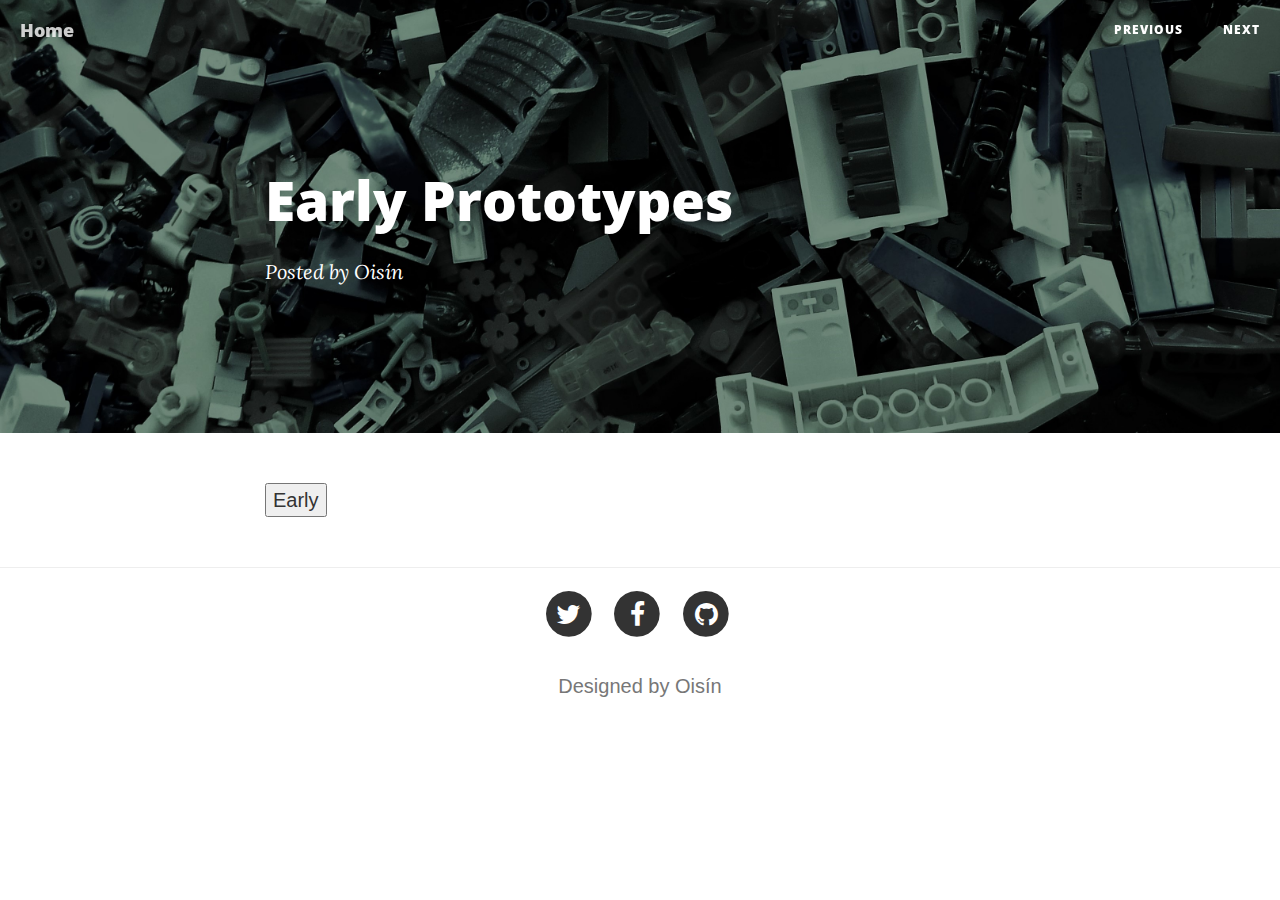
<file: early.html>
<!DOCTYPE html>
<html lang="en">

<head>

    <meta charset="utf-8">
    <meta http-equiv="X-UA-Compatible" content="IE=edge">
    <meta name="viewport" content="width=device-width, initial-scale=1">
    <meta name="description" content="">
    <meta name="author" content="">

    <title>Clean Blog - Sample Post</title>

    <!-- Bootstrap Core CSS -->
    <link href="vendor/bootstrap/css/bootstrap.min.css" rel="stylesheet">

    <!-- Theme CSS -->
    <link href="css/clean-blog.min.css" rel="stylesheet">

    <!-- Custom Fonts -->
    <link href="vendor/font-awesome/css/font-awesome.min.css" rel="stylesheet" type="text/css">
    <link href='https://fonts.googleapis.com/css?family=Lora:400,700,400italic,700italic' rel='stylesheet' type='text/css'>
    <link href='https://fonts.googleapis.com/css?family=Open+Sans:300italic,400italic,600italic,700italic,800italic,400,300,600,700,800' rel='stylesheet' type='text/css'>

    <!-- HTML5 Shim and Respond.js IE8 support of HTML5 elements and media queries -->
    <!-- WARNING: Respond.js doesn't work if you view the page via file:// -->
    <!--[if lt IE 9]>
        <script src="https://oss.maxcdn.com/libs/html5shiv/3.7.0/html5shiv.js"></script>
        <script src="https://oss.maxcdn.com/libs/respond.js/1.4.2/respond.min.js"></script>
    <![endif]-->

</head>

<body>

    <!-- Navigation -->
    <nav class="navbar navbar-default navbar-custom navbar-fixed-top">
        <div class="container-fluid">
            <!-- Brand and toggle get grouped for better mobile display -->
            <div class="navbar-header page-scroll">
                <button type="button" class="navbar-toggle" data-toggle="collapse" data-target="#bs-example-navbar-collapse-1">
                    <span class="sr-only">Toggle navigation</span>
                    Menu <i class="fa fa-bars"></i>
                </button>
                <a class="navbar-brand" href="index.html">Home</a>
            </div>

            <!-- Collect the nav links, forms, and other content for toggling -->
            <div class="collapse navbar-collapse" id="bs-example-navbar-collapse-1">
                <ul class="nav navbar-nav navbar-right">
                    <li>
                        <a href="wireframes.html">Previous</a>
                    </li>
                    <li>
                        <a href="animate.html">Next</a>
                    </li>
                  
                </ul>
            </div>
            <!-- /.navbar-collapse -->
        </div>
        <!-- /.container -->
    </nav>

    <!-- Page Header -->
    <!-- Set your background image for this header on the line below. -->
    <header class="intro-header" style="background-image: url('img/early.jpg')">
        <div class="container">
            <div class="row">
                <div class="col-lg-8 col-lg-offset-2 col-md-10 col-md-offset-1">
                    <div class="post-heading">
                        <h1>Early Prototypes</h1>
                        <h2 class="subheading"></h2>
                        <span class="meta">Posted by <a href="#">Oisín</a> </span>
                    </div>
                </div>
            </div>
        </div>
    </header>

    <!-- Post Content -->
    <article>
        <div class="container">
            <div class="row">
                <div class="col-lg-8 col-lg-offset-2 col-md-10 col-md-offset-1">
                  
                   <a href="https://xd.adobe.com/view/a3a65151-e16f-49c5-6d02-120b53718339-d597/
"><button class="w3-button w3-black w3-round-xlarge">Early</button> </a>
                    <p></p>

                    <p></p>

                   

                    <p></p>

                  
                </div>
            </div>
        </div>
    </article>

    <hr>

    <!-- Footer -->
    <footer>
        <div class="container">
            <div class="row">
                <div class="col-lg-8 col-lg-offset-2 col-md-10 col-md-offset-1">
                    <ul class="list-inline text-center">
                        <li>
                            <a href="#">
                                <span class="fa-stack fa-lg">
                                    <i class="fa fa-circle fa-stack-2x"></i>
                                    <i class="fa fa-twitter fa-stack-1x fa-inverse"></i>
                                </span>
                            </a>
                        </li>
                        <li>
                            <a href="#">
                                <span class="fa-stack fa-lg">
                                    <i class="fa fa-circle fa-stack-2x"></i>
                                    <i class="fa fa-facebook fa-stack-1x fa-inverse"></i>
                                </span>
                            </a>
                        </li>
                        <li>
                            <a href="#">
                                <span class="fa-stack fa-lg">
                                    <i class="fa fa-circle fa-stack-2x"></i>
                                    <i class="fa fa-github fa-stack-1x fa-inverse"></i>
                                </span>
                            </a>
                        </li>
                    </ul>
                    <p class="copyright text-muted">Designed by Oisín</p>
                </div>
            </div>
        </div>
    </footer>

    <!-- jQuery -->
    <script src="vendor/jquery/jquery.min.js"></script>

    <!-- Bootstrap Core JavaScript -->
    <script src="vendor/bootstrap/js/bootstrap.min.js"></script>

    <!-- Contact Form JavaScript -->
    <script src="js/jqBootstrapValidation.js"></script>
    <script src="js/contact_me.js"></script>

    <!-- Theme JavaScript -->
    <script src="js/clean-blog.min.js"></script>

</body>

</html>
</file>
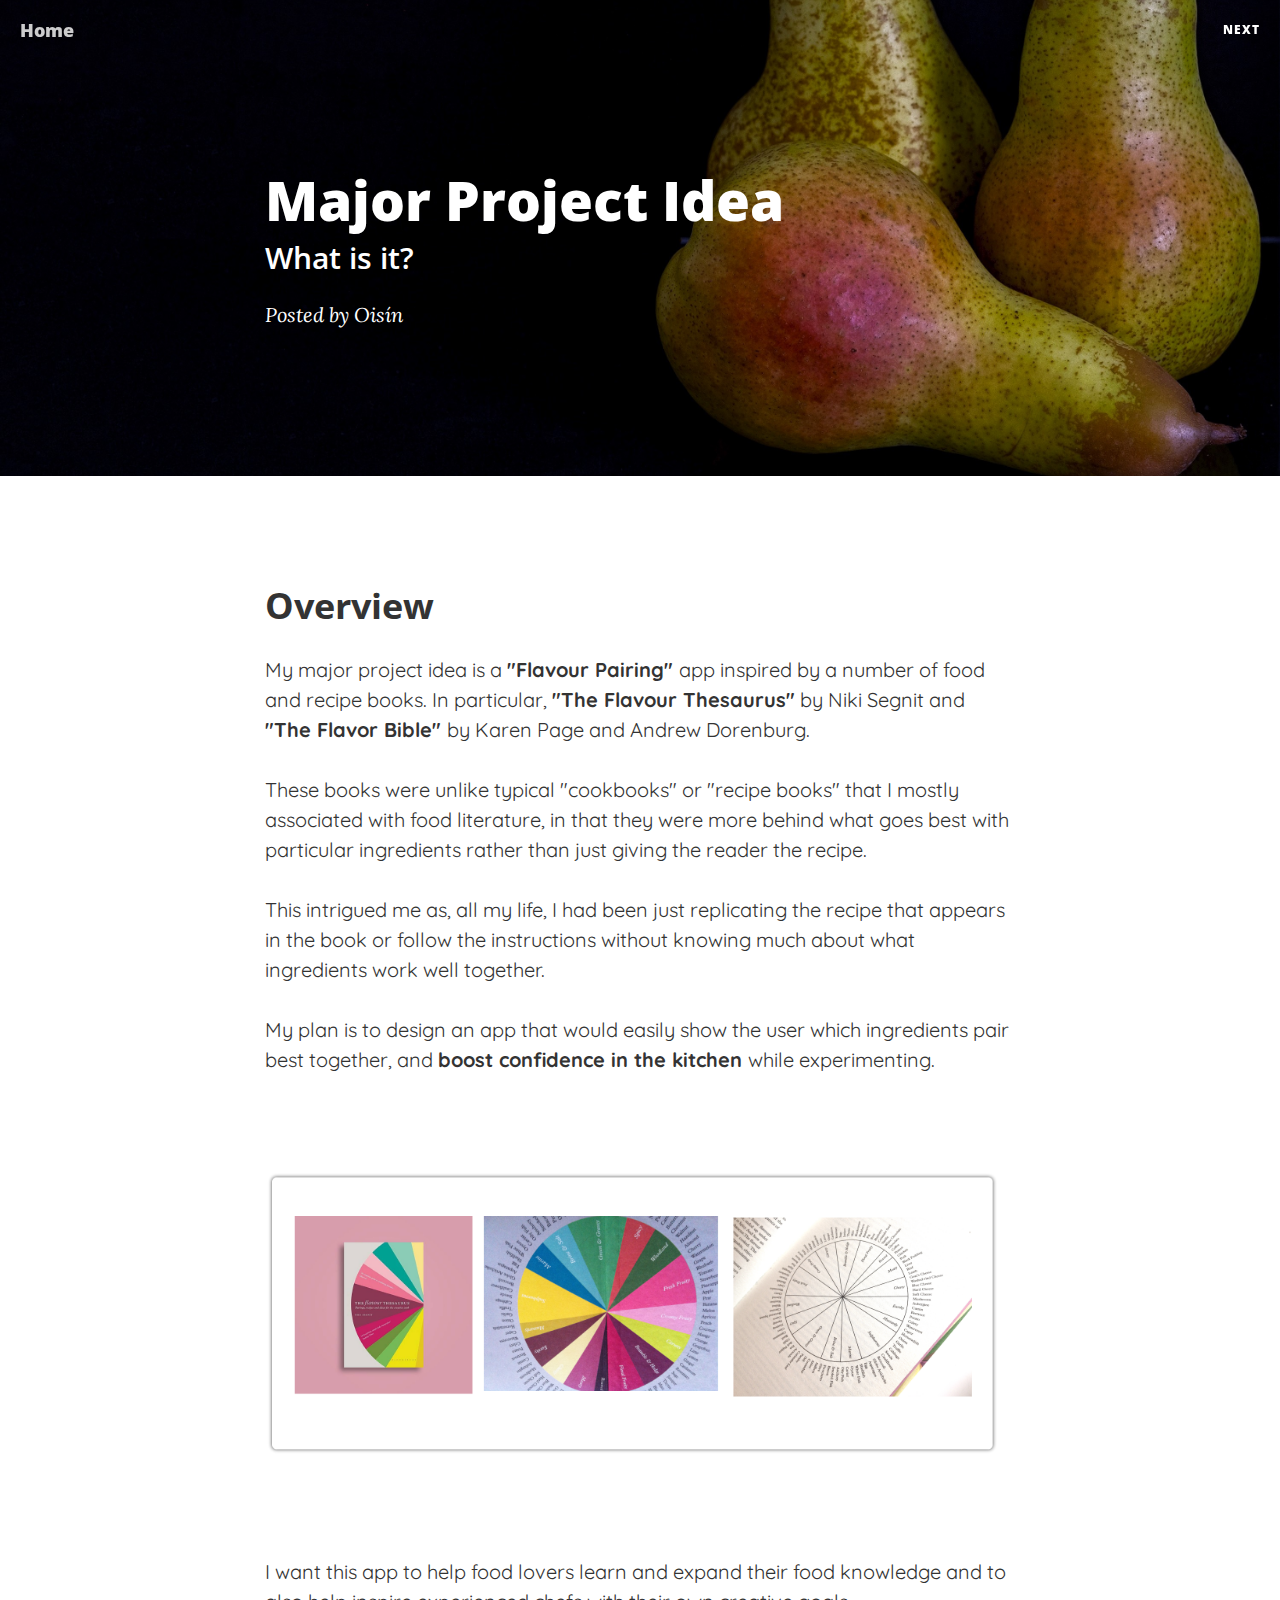
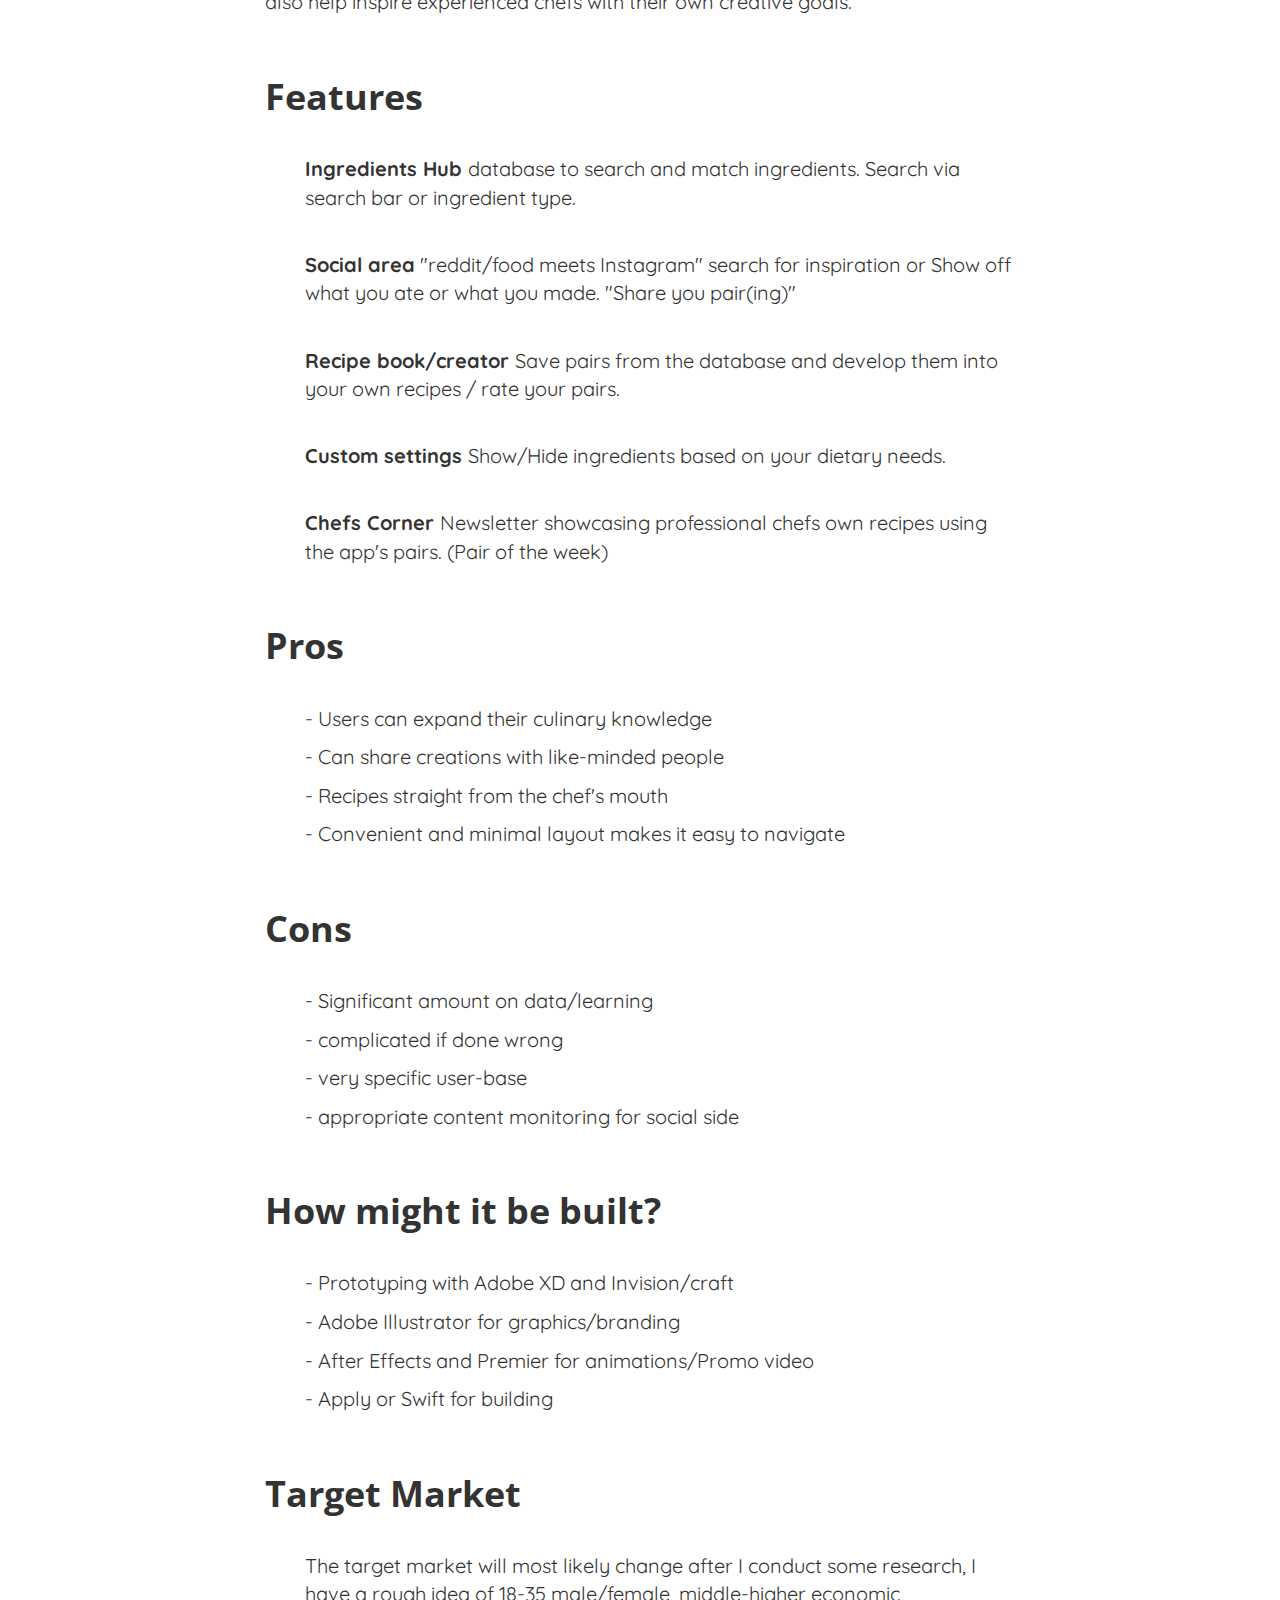
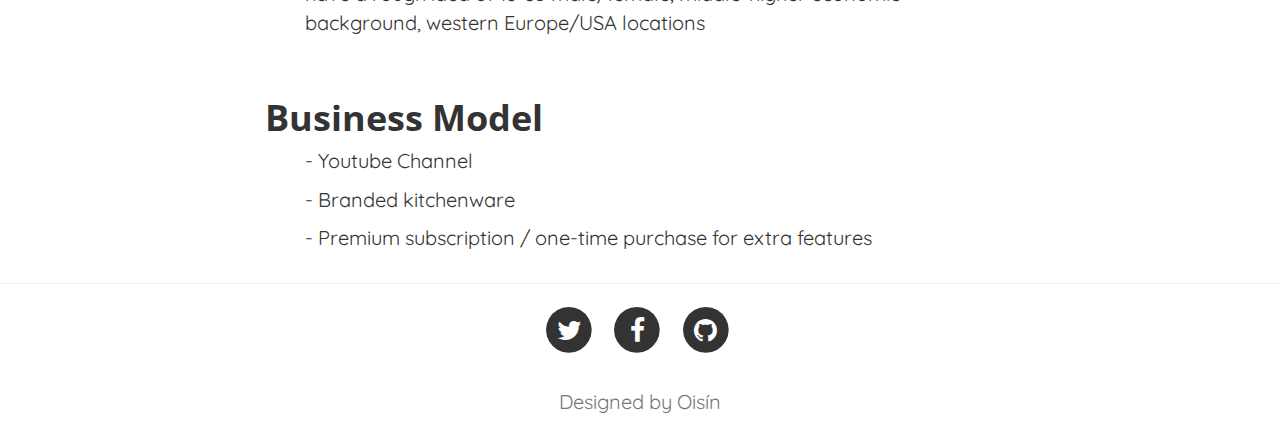
<file: overview.html>
<!DOCTYPE html>
<html lang="en">

<head>

    <meta charset="utf-8">
    <meta http-equiv="X-UA-Compatible" content="IE=edge">
    <meta name="viewport" content="width=device-width, initial-scale=1">
    <meta name="description" content="">
    <meta name="author" content="">

    <title>Clean Blog - Sample Post</title>

    <!-- Bootstrap Core CSS -->
    <link href="vendor/bootstrap/css/bootstrap.min.css" rel="stylesheet">

    <!-- Theme CSS -->
    <link href="css/clean-blog.min.css" rel="stylesheet">

    <!-- Custom Fonts -->
    <link href="vendor/font-awesome/css/font-awesome.min.css" rel="stylesheet" type="text/css">
    <link href='https://fonts.googleapis.com/css?family=Lora:400,700,400italic,700italic' rel='stylesheet' type='text/css'>
    <link href='https://fonts.googleapis.com/css?family=Open+Sans:300italic,400italic,600italic,700italic,800italic,400,300,600,700,800' rel='stylesheet' type='text/css'>
    <link href="https://fonts.googleapis.com/css?family=Quicksand:300" rel="stylesheet">

    <!-- HTML5 Shim and Respond.js IE8 support of HTML5 elements and media queries -->
    <!-- WARNING: Respond.js doesn't work if you view the page via file:// -->
    <!--[if lt IE 9]>
        <script src="https://oss.maxcdn.com/libs/html5shiv/3.7.0/html5shiv.js"></script>
        <script src="https://oss.maxcdn.com/libs/respond.js/1.4.2/respond.min.js"></script>
    <![endif]-->

</head>

<body>

    <!-- Navigation -->
    <nav class="navbar navbar-default navbar-custom navbar-fixed-top">
        <div class="container-fluid">
            <!-- Brand and toggle get grouped for better mobile display -->
            <div class="navbar-header page-scroll">
                <button type="button" class="navbar-toggle" data-toggle="collapse" data-target="#bs-example-navbar-collapse-1">
                    <span class="sr-only">Toggle navigation</span>
                    Menu <i class="fa fa-bars"></i>
                </button>
                <a class="navbar-brand" href="index.html">Home</a>
            </div>

            <!-- Collect the nav links, forms, and other content for toggling -->
            <div class="collapse navbar-collapse" id="bs-example-navbar-collapse-1">
                <ul class="nav navbar-nav navbar-right">
                    <li>
                        <a href="survey.html">Next</a>
                    </li>
                </ul>
            </div>
            <!-- /.navbar-collapse -->
        </div>
        <!-- /.container -->
    </nav>

    <!-- Page Header -->
    <!-- Set your background image for this header on the line below. -->
    <header class="intro-header" style="background-image: url('img/overview.jpg')">
        <div class="container">
            <div class="row">
                <div class="col-lg-8 col-lg-offset-2 col-md-10 col-md-offset-1">
                    <div class="post-heading">
                        <h1>Major Project Idea</h1>
                        <h2 class="subheading">What is it?</h2>
                        <span class="meta">Posted by <a href="#">Oisín</a> </span>
                    </div>
                </div>
            </div>
        </div>
    </header>

    <!-- Post Content -->
    <article>
        <div class="container">
            <div class="row">
                <div class="col-lg-8 col-lg-offset-2 col-md-10 col-md-offset-1">
                     <h2 class="section-heading">Overview</h2>
                    
                    
                    
                    <p>My major project idea is a <strong>"Flavour Pairing" </strong>app inspired by a number of food and recipe books. In particular, <strong>"The Flavour Thesaurus"</strong> by Niki Segnit and <strong>"The Flavor Bible" </strong>by Karen Page and Andrew Dorenburg.  </p>
                    
                   
                    <p>These books were unlike typical "cookbooks" or "recipe books" that I mostly associated with food literature, in that they were more behind what goes best with particular ingredients rather than just giving the reader the recipe.</p>

                    <p>This intrigued me as, all my life, I had been just replicating the recipe that appears in the book or follow the instructions without knowing much about what ingredients work well together.</p>

                    <p>My plan is to design an app that would easily show the user which ingredients pair best together, and <strong>boost confidence in the kitchen  </strong>while experimenting. </p>
                    
                      
                        <img class="img-responsive" src="img/thesa.png" alt="">
                    
                   
                    

                    <p>I want this app to help food lovers learn and expand their food knowledge and to also help inspire experienced chefs with their own creative goals.</p>

                    <h2 class="section-heading">Features</h2>
                    <br>
                    
<ul> 
                    
    <strong>Ingredients Hub </strong> database to search and match ingredients. Search via search bar or ingredient type. </ul>
     <br>
                   
    <ul>
       <strong> Social area</strong>  "reddit/food meets Instagram" search for inspiration or Show off what you ate or what you made. "Share you pair(ing)" 
    
    </ul>
                     <br>
                    
                    <ul><strong>Recipe book/creator </strong> Save pairs from the database and develop them into your own recipes / rate your pairs.
                        
                        
                    
                     <br> <br>
                    
                    
      </ul>
                     <ul><strong>Custom settings </strong> Show/Hide ingredients based on your dietary needs. 
                        
                   
                    
    </ul>
                     <br>
                        <ul><strong>Chefs Corner </strong> Newsletter showcasing professional chefs own recipes using the app's pairs. (Pair of the week)
                    
                    
    </ul>
                    
                    
                    
                                      <h2 class="section-heading">Pros</h2> 
                    <br><ul>- Users can expand their culinary knowledge </ul>
                    <ul>- Can share creations with like-minded people </ul>
                    <ul>- Recipes straight from the chef's mouth </ul>
                    <ul>- Convenient and minimal layout makes it easy to navigate </ul>
                   
                        
                   
                         
    
                    
                                        <h2 class="section-heading">Cons</h2>
                    <br>
                     <ul>- Significant amount on data/learning </ul>
                    <ul>- complicated if done wrong </ul>
                    <ul>- very specific user-base </ul>
                    <ul>- appropriate content monitoring for social side </ul>
                   
                    
                                        <h2 class="section-heading">How might it be built?</h2>
                    <br>
                  <ul>- Prototyping with Adobe XD and Invision/craft </ul>
                    
                    <ul>- Adobe Illustrator for graphics/branding </ul>
                    
                    <ul>- After Effects and Premier for animations/Promo video </ul>
                    
                    <ul>- Apply or Swift for building</ul>
                                        <h2 class="section-heading">Target Market</h2>
                  <br>
                    <ul>The target market will most likely change after I conduct some research, I have a rough idea of 18-35 male/female, middle-higher economic background, western Europe/USA locations</ul>
                                        <h2 class="section-heading">Business Model</h2>
               
                    <ul>- Youtube Channel</ul>
                  <ul>- Branded kitchenware</ul>
                    <ul>- Premium subscription / one-time purchase for extra features</ul> 
                </div>
            </div>
        </div>
    </article>

    <hr>

    <!-- Footer -->
    <footer>
        <div class="container">
            <div class="row">
                <div class="col-lg-8 col-lg-offset-2 col-md-10 col-md-offset-1">
                    <ul class="list-inline text-center">
                        <li>
                            <a href="#">
                                <span class="fa-stack fa-lg">
                                    <i class="fa fa-circle fa-stack-2x"></i>
                                    <i class="fa fa-twitter fa-stack-1x fa-inverse"></i>
                                </span>
                            </a>
                        </li>
                        <li>
                            <a href="#">
                                <span class="fa-stack fa-lg">
                                    <i class="fa fa-circle fa-stack-2x"></i>
                                    <i class="fa fa-facebook fa-stack-1x fa-inverse"></i>
                                </span>
                            </a>
                        </li>
                        <li>
                            <a href="#">
                                <span class="fa-stack fa-lg">
                                    <i class="fa fa-circle fa-stack-2x"></i>
                                    <i class="fa fa-github fa-stack-1x fa-inverse"></i>
                                </span>
                            </a>
                        </li>
                    </ul>
                    <p class="copyright text-muted">Designed by Oisín</p>
                </div>
            </div>
        </div>
    </footer>

    <!-- jQuery -->
    <script src="vendor/jquery/jquery.min.js"></script>

    <!-- Bootstrap Core JavaScript -->
    <script src="vendor/bootstrap/js/bootstrap.min.js"></script>

    <!-- Contact Form JavaScript -->
    <script src="js/jqBootstrapValidation.js"></script>
    <script src="js/contact_me.js"></script>

    <!-- Theme JavaScript -->
    <script src="js/clean-blog.min.js"></script>

</body>

</html>
</file>
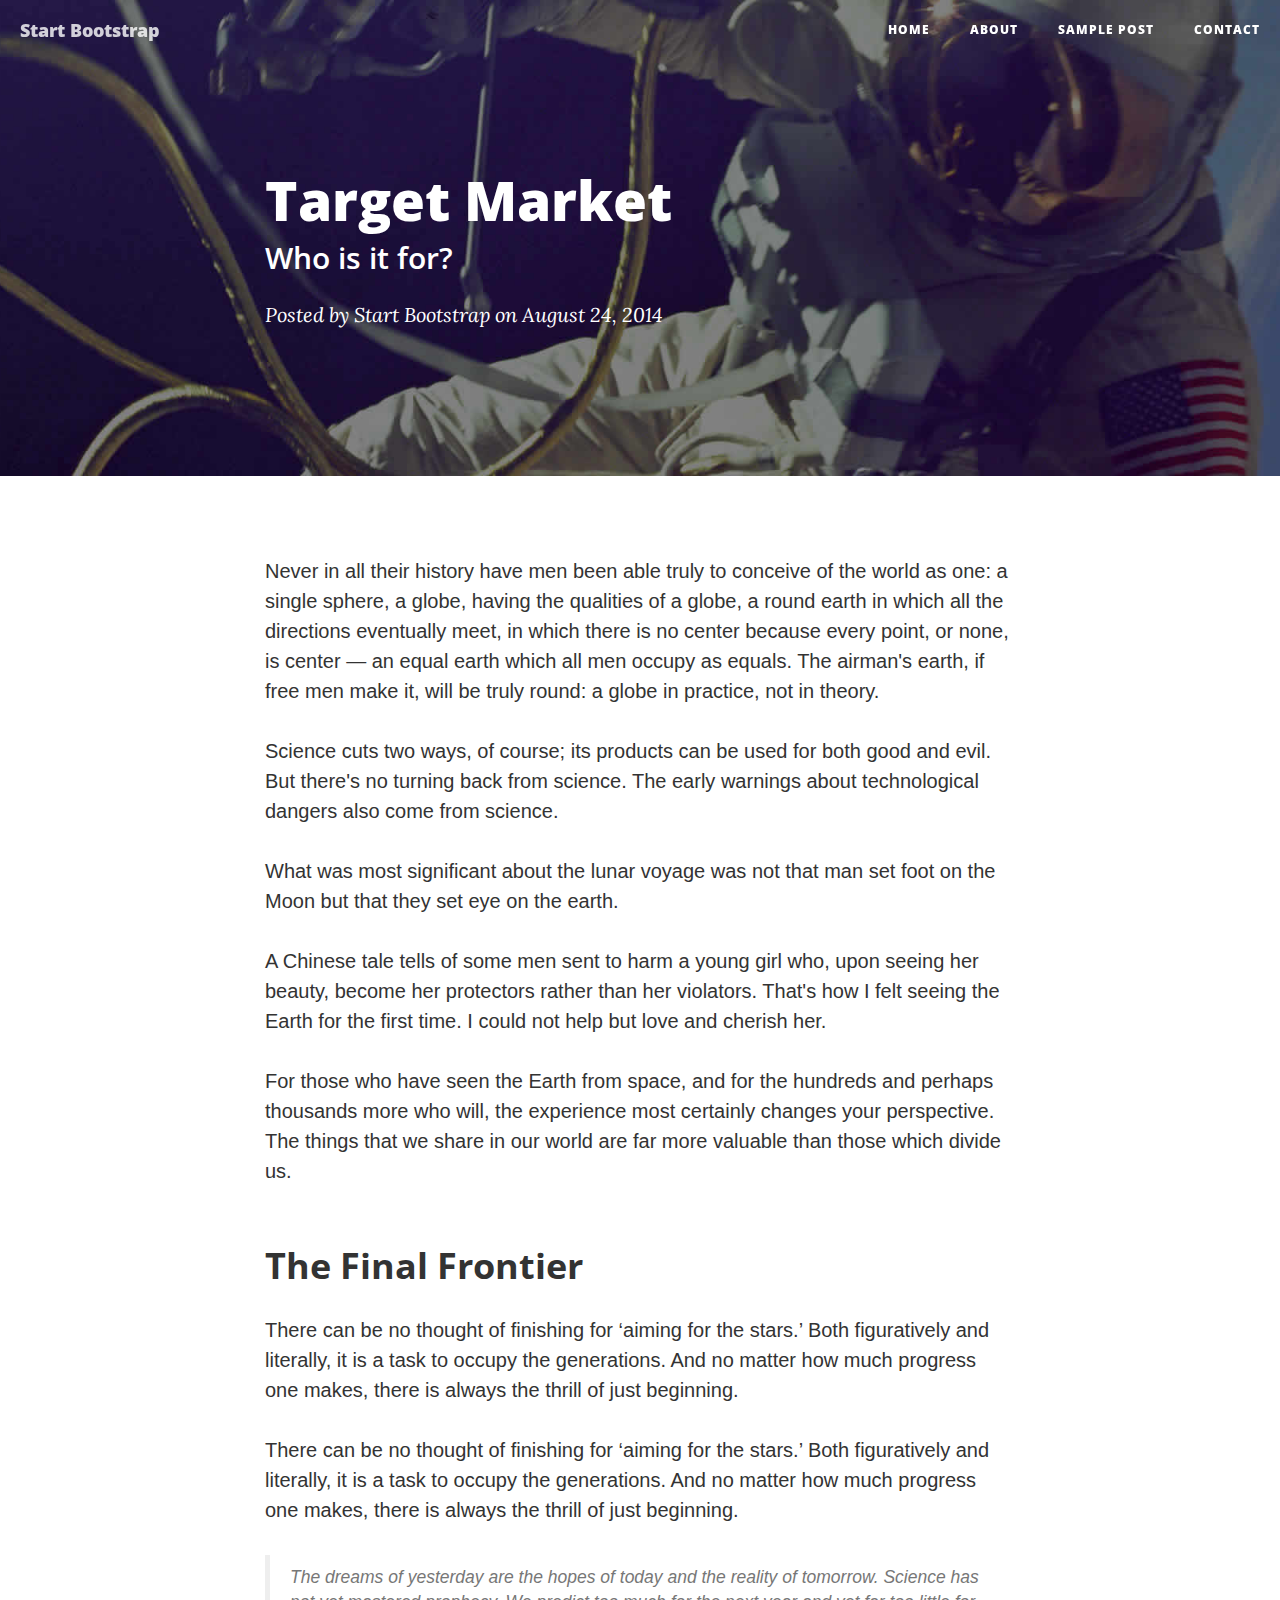
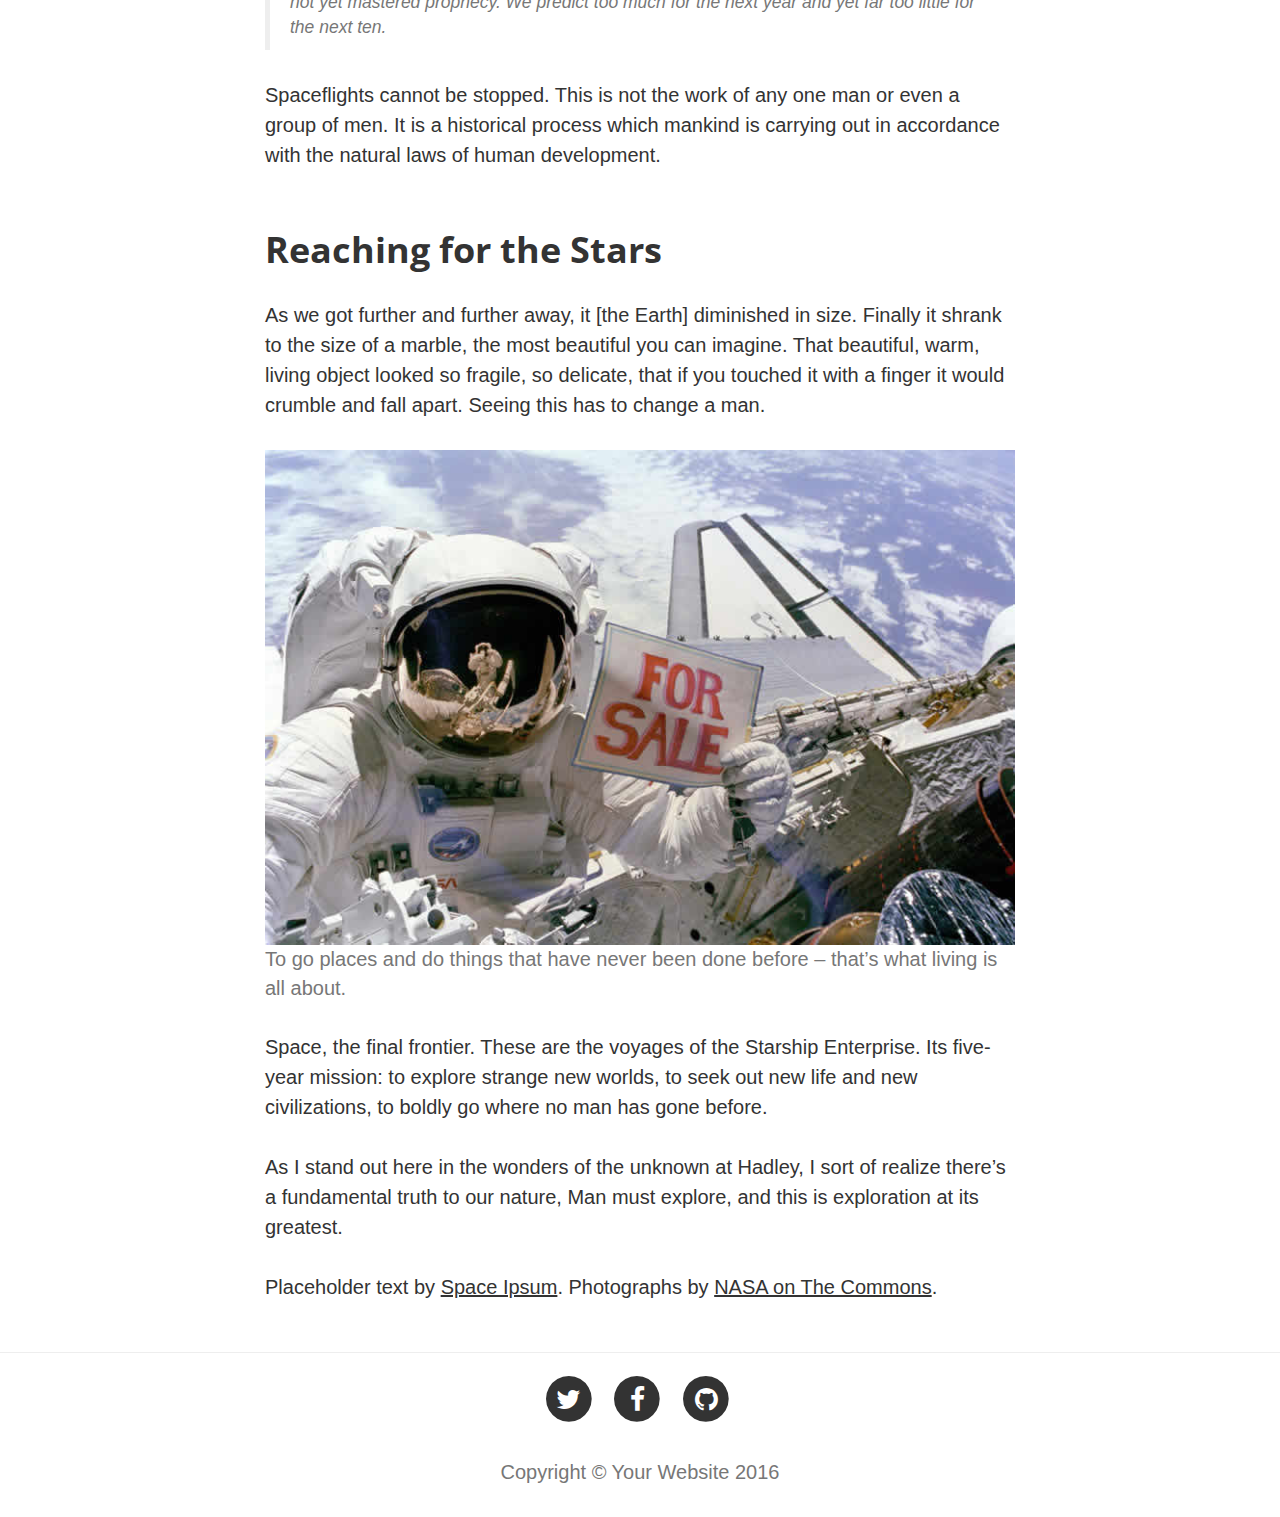
<file: post.html>
<!DOCTYPE html>
<html lang="en">

<head>

    <meta charset="utf-8">
    <meta http-equiv="X-UA-Compatible" content="IE=edge">
    <meta name="viewport" content="width=device-width, initial-scale=1">
    <meta name="description" content="">
    <meta name="author" content="">

    <title>Clean Blog - Sample Post</title>

    <!-- Bootstrap Core CSS -->
    <link href="vendor/bootstrap/css/bootstrap.min.css" rel="stylesheet">

    <!-- Theme CSS -->
    <link href="css/clean-blog.min.css" rel="stylesheet">

    <!-- Custom Fonts -->
    <link href="vendor/font-awesome/css/font-awesome.min.css" rel="stylesheet" type="text/css">
    <link href='https://fonts.googleapis.com/css?family=Lora:400,700,400italic,700italic' rel='stylesheet' type='text/css'>
    <link href='https://fonts.googleapis.com/css?family=Open+Sans:300italic,400italic,600italic,700italic,800italic,400,300,600,700,800' rel='stylesheet' type='text/css'>

    <!-- HTML5 Shim and Respond.js IE8 support of HTML5 elements and media queries -->
    <!-- WARNING: Respond.js doesn't work if you view the page via file:// -->
    <!--[if lt IE 9]>
        <script src="https://oss.maxcdn.com/libs/html5shiv/3.7.0/html5shiv.js"></script>
        <script src="https://oss.maxcdn.com/libs/respond.js/1.4.2/respond.min.js"></script>
    <![endif]-->

</head>

<body>

    <!-- Navigation -->
    <nav class="navbar navbar-default navbar-custom navbar-fixed-top">
        <div class="container-fluid">
            <!-- Brand and toggle get grouped for better mobile display -->
            <div class="navbar-header page-scroll">
                <button type="button" class="navbar-toggle" data-toggle="collapse" data-target="#bs-example-navbar-collapse-1">
                    <span class="sr-only">Toggle navigation</span>
                    Menu <i class="fa fa-bars"></i>
                </button>
                <a class="navbar-brand" href="index.html">Start Bootstrap</a>
            </div>

            <!-- Collect the nav links, forms, and other content for toggling -->
            <div class="collapse navbar-collapse" id="bs-example-navbar-collapse-1">
                <ul class="nav navbar-nav navbar-right">
                    <li>
                        <a href="index.html">Home</a>
                    </li>
                    <li>
                        <a href="about.html">About</a>
                    </li>
                    <li>
                        <a href="post.html">Sample Post</a>
                    </li>
                    <li>
                        <a href="contact.html">Contact</a>
                    </li>
                </ul>
            </div>
            <!-- /.navbar-collapse -->
        </div>
        <!-- /.container -->
    </nav>

    <!-- Page Header -->
    <!-- Set your background image for this header on the line below. -->
    <header class="intro-header" style="background-image: url('img/post-bg.jpg')">
        <div class="container">
            <div class="row">
                <div class="col-lg-8 col-lg-offset-2 col-md-10 col-md-offset-1">
                    <div class="post-heading">
                        <h1>Target Market</h1>
                        <h2 class="subheading">Who is it for?</h2>
                        <span class="meta">Posted by <a href="#">Start Bootstrap</a> on August 24, 2014</span>
                    </div>
                </div>
            </div>
        </div>
    </header>

    <!-- Post Content -->
    <article>
        <div class="container">
            <div class="row">
                <div class="col-lg-8 col-lg-offset-2 col-md-10 col-md-offset-1">
                    <p>Never in all their history have men been able truly to conceive of the world as one: a single sphere, a globe, having the qualities of a globe, a round earth in which all the directions eventually meet, in which there is no center because every point, or none, is center — an equal earth which all men occupy as equals. The airman's earth, if free men make it, will be truly round: a globe in practice, not in theory.</p>

                    <p>Science cuts two ways, of course; its products can be used for both good and evil. But there's no turning back from science. The early warnings about technological dangers also come from science.</p>

                    <p>What was most significant about the lunar voyage was not that man set foot on the Moon but that they set eye on the earth.</p>

                    <p>A Chinese tale tells of some men sent to harm a young girl who, upon seeing her beauty, become her protectors rather than her violators. That's how I felt seeing the Earth for the first time. I could not help but love and cherish her.</p>

                    <p>For those who have seen the Earth from space, and for the hundreds and perhaps thousands more who will, the experience most certainly changes your perspective. The things that we share in our world are far more valuable than those which divide us.</p>

                    <h2 class="section-heading">The Final Frontier</h2>

                    <p>There can be no thought of finishing for ‘aiming for the stars.’ Both figuratively and literally, it is a task to occupy the generations. And no matter how much progress one makes, there is always the thrill of just beginning.</p>

                    <p>There can be no thought of finishing for ‘aiming for the stars.’ Both figuratively and literally, it is a task to occupy the generations. And no matter how much progress one makes, there is always the thrill of just beginning.</p>

                    <blockquote>The dreams of yesterday are the hopes of today and the reality of tomorrow. Science has not yet mastered prophecy. We predict too much for the next year and yet far too little for the next ten.</blockquote>

                    <p>Spaceflights cannot be stopped. This is not the work of any one man or even a group of men. It is a historical process which mankind is carrying out in accordance with the natural laws of human development.</p>

                    <h2 class="section-heading">Reaching for the Stars</h2>

                    <p>As we got further and further away, it [the Earth] diminished in size. Finally it shrank to the size of a marble, the most beautiful you can imagine. That beautiful, warm, living object looked so fragile, so delicate, that if you touched it with a finger it would crumble and fall apart. Seeing this has to change a man.</p>

                    <a href="#">
                        <img class="img-responsive" src="img/post-sample-image.jpg" alt="">
                    </a>
                    <span class="caption text-muted">To go places and do things that have never been done before – that’s what living is all about.</span>

                    <p>Space, the final frontier. These are the voyages of the Starship Enterprise. Its five-year mission: to explore strange new worlds, to seek out new life and new civilizations, to boldly go where no man has gone before.</p>

                    <p>As I stand out here in the wonders of the unknown at Hadley, I sort of realize there’s a fundamental truth to our nature, Man must explore, and this is exploration at its greatest.</p>

                    <p>Placeholder text by <a href="http://spaceipsum.com/">Space Ipsum</a>. Photographs by <a href="https://www.flickr.com/photos/nasacommons/">NASA on The Commons</a>.</p>
                </div>
            </div>
        </div>
    </article>

    <hr>

    <!-- Footer -->
    <footer>
        <div class="container">
            <div class="row">
                <div class="col-lg-8 col-lg-offset-2 col-md-10 col-md-offset-1">
                    <ul class="list-inline text-center">
                        <li>
                            <a href="#">
                                <span class="fa-stack fa-lg">
                                    <i class="fa fa-circle fa-stack-2x"></i>
                                    <i class="fa fa-twitter fa-stack-1x fa-inverse"></i>
                                </span>
                            </a>
                        </li>
                        <li>
                            <a href="#">
                                <span class="fa-stack fa-lg">
                                    <i class="fa fa-circle fa-stack-2x"></i>
                                    <i class="fa fa-facebook fa-stack-1x fa-inverse"></i>
                                </span>
                            </a>
                        </li>
                        <li>
                            <a href="#">
                                <span class="fa-stack fa-lg">
                                    <i class="fa fa-circle fa-stack-2x"></i>
                                    <i class="fa fa-github fa-stack-1x fa-inverse"></i>
                                </span>
                            </a>
                        </li>
                    </ul>
                    <p class="copyright text-muted">Copyright &copy; Your Website 2016</p>
                </div>
            </div>
        </div>
    </footer>

    <!-- jQuery -->
    <script src="vendor/jquery/jquery.min.js"></script>

    <!-- Bootstrap Core JavaScript -->
    <script src="vendor/bootstrap/js/bootstrap.min.js"></script>

    <!-- Contact Form JavaScript -->
    <script src="js/jqBootstrapValidation.js"></script>
    <script src="js/contact_me.js"></script>

    <!-- Theme JavaScript -->
    <script src="js/clean-blog.min.js"></script>

</body>

</html>
</file>
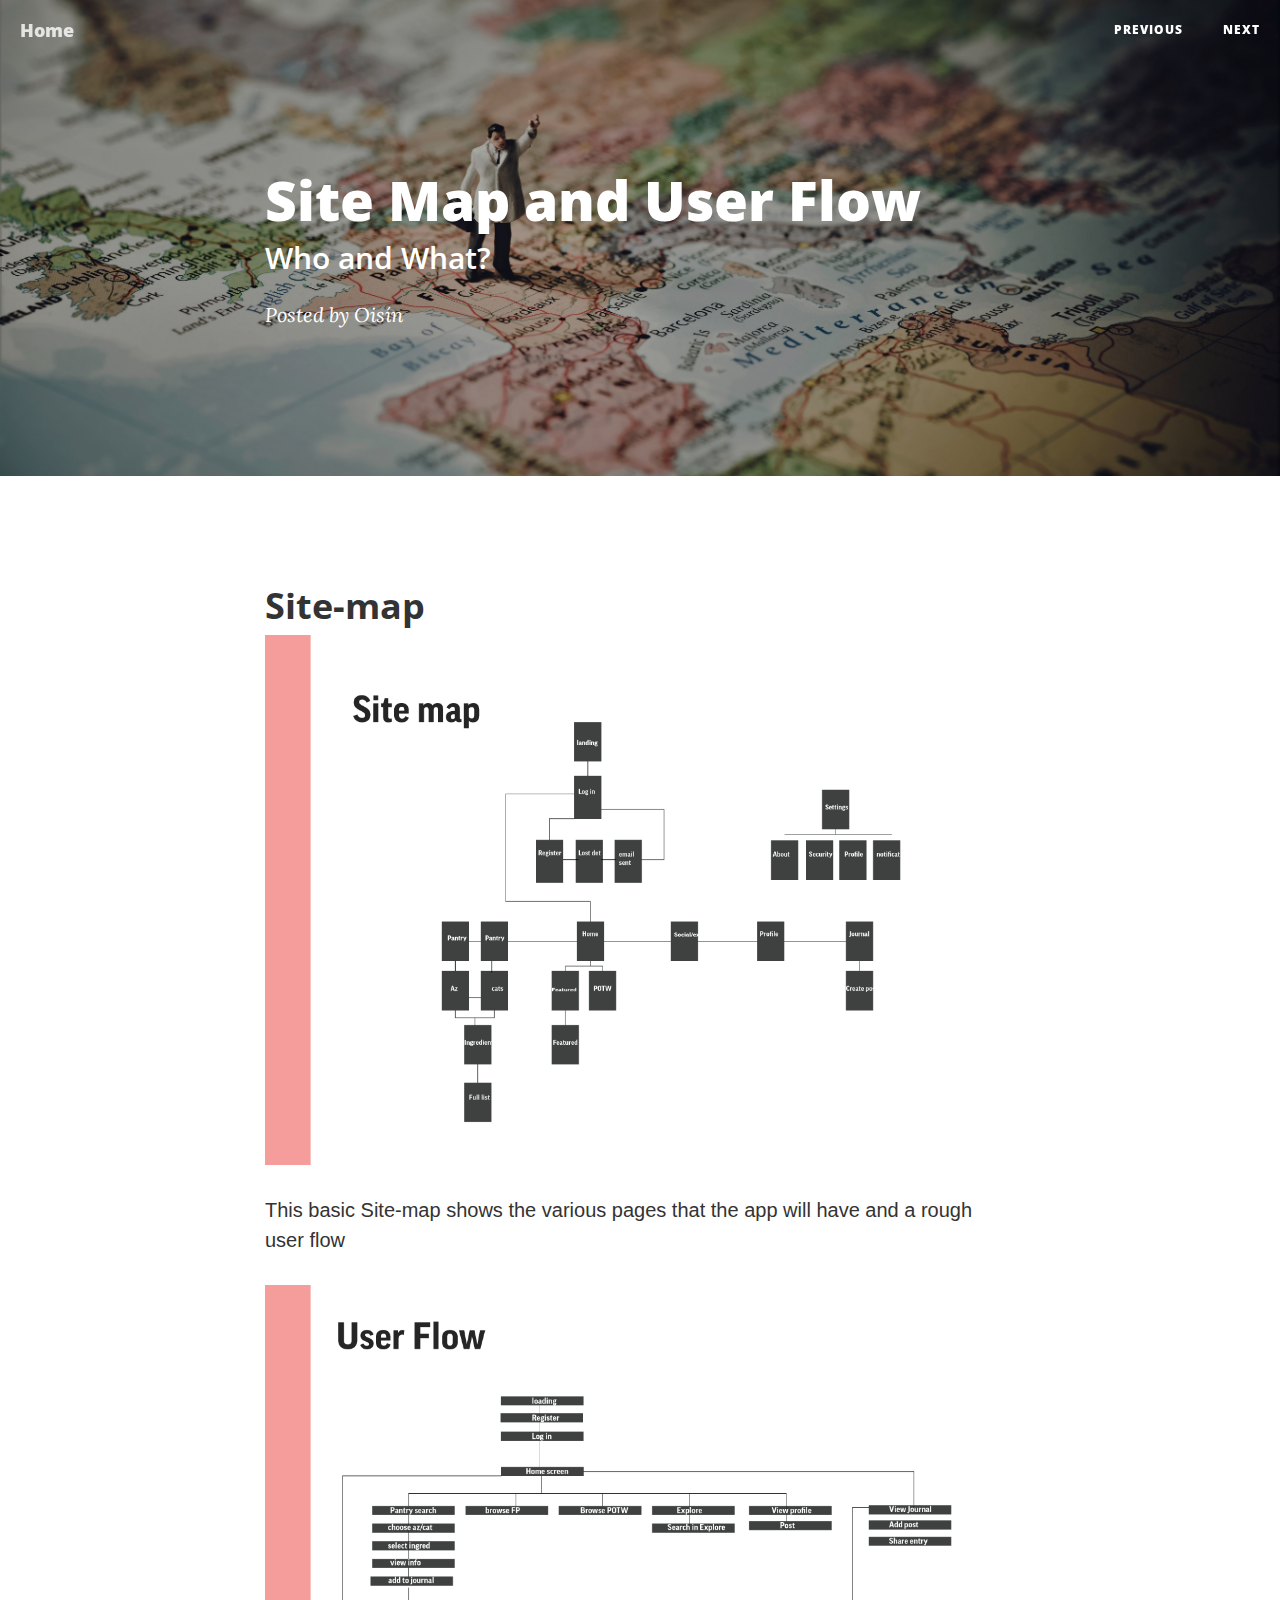
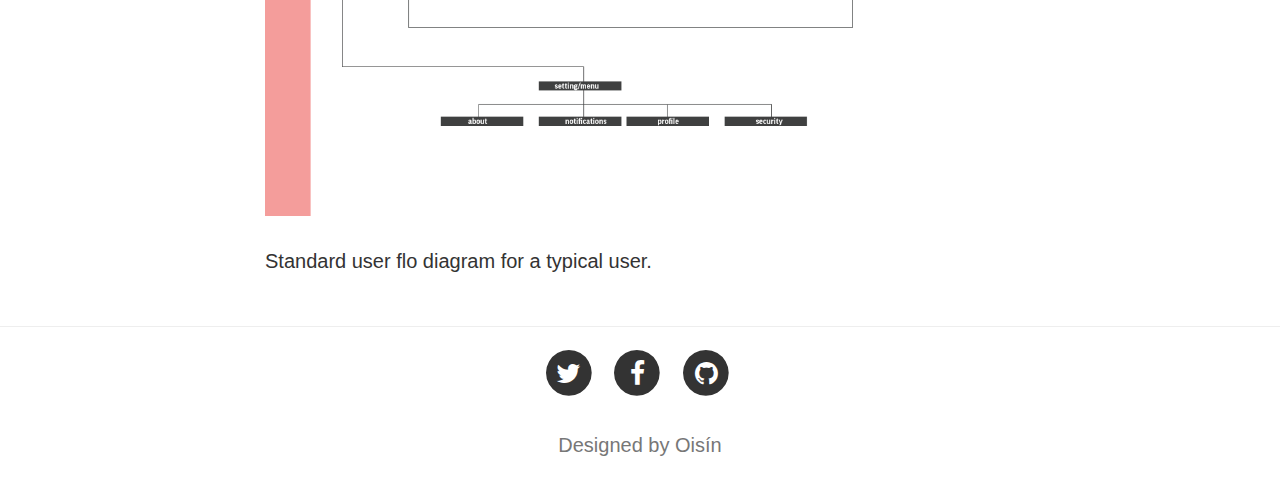
<file: sitemap.html>
<!DOCTYPE html>
<html lang="en">

<head>

    <meta charset="utf-8">
    <meta http-equiv="X-UA-Compatible" content="IE=edge">
    <meta name="viewport" content="width=device-width, initial-scale=1">
    <meta name="description" content="">
    <meta name="author" content="">

    <title>Clean Blog - Sample Post</title>

    <!-- Bootstrap Core CSS -->
    <link href="vendor/bootstrap/css/bootstrap.min.css" rel="stylesheet">

    <!-- Theme CSS -->
    <link href="css/clean-blog.min.css" rel="stylesheet">

    <!-- Custom Fonts -->
    <link href="vendor/font-awesome/css/font-awesome.min.css" rel="stylesheet" type="text/css">
    <link href='https://fonts.googleapis.com/css?family=Lora:400,700,400italic,700italic' rel='stylesheet' type='text/css'>
    <link href='https://fonts.googleapis.com/css?family=Open+Sans:300italic,400italic,600italic,700italic,800italic,400,300,600,700,800' rel='stylesheet' type='text/css'>

    <!-- HTML5 Shim and Respond.js IE8 support of HTML5 elements and media queries -->
    <!-- WARNING: Respond.js doesn't work if you view the page via file:// -->
    <!--[if lt IE 9]>
        <script src="https://oss.maxcdn.com/libs/html5shiv/3.7.0/html5shiv.js"></script>
        <script src="https://oss.maxcdn.com/libs/respond.js/1.4.2/respond.min.js"></script>
    <![endif]-->

</head>

<body>

    <!-- Navigation -->
    <nav class="navbar navbar-default navbar-custom navbar-fixed-top">
        <div class="container-fluid">
            <!-- Brand and toggle get grouped for better mobile display -->
            <div class="navbar-header page-scroll">
                <button type="button" class="navbar-toggle" data-toggle="collapse" data-target="#bs-example-navbar-collapse-1">
                    <span class="sr-only">Toggle navigation</span>
                    Menu <i class="fa fa-bars"></i>
                </button>
                <a class="navbar-brand" href="index.html">Home</a>
            </div>

            <!-- Collect the nav links, forms, and other content for toggling -->
            <div class="collapse navbar-collapse" id="bs-example-navbar-collapse-1">
                <ul class="nav navbar-nav navbar-right">
                    <li>
                        <a href="branding.html">Previous</a>
                    </li>
                    <li>
                        <a href="wireframes.html">Next</a>
                    </li>
                   
                </ul>
            </div>
            <!-- /.navbar-collapse -->
        </div>
        <!-- /.container -->
    </nav>

    <!-- Page Header -->
    <!-- Set your background image for this header on the line below. -->
    <header class="intro-header" style="background-image: url('img/site.jpg')">
        <div class="container">
            <div class="row">
                <div class="col-lg-8 col-lg-offset-2 col-md-10 col-md-offset-1">
                    <div class="post-heading">
                        <h1>Site Map and User Flow</h1>
                        <h2 class="subheading">Who and What?</h2>
                        <span class="meta">Posted by <a href="#">Oisín</a> </span>
                    </div>
                </div>
            </div>
        </div>
    </header>

    <!-- Post Content -->
    <article>
        <div class="container">
            <div class="row">
                <div class="col-lg-8 col-lg-offset-2 col-md-10 col-md-offset-1">
                     <h2 class="section-heading">Site-map</h2>
                    
                    
                    
                  
                    
                      
                        <img class="img-responsive" src="img/sitemapo.png" alt="">
                    
                    

                    

                    <p>This basic Site-map shows the various pages that the app will have and a rough user flow</p>

                    
          
                         <img class="img-responsive" src="img/userflo.png" alt="">
                    
                    
                    <p>Standard user flo diagram for a typical user.</p>
                    
                    
      </ul>
                    
                    
                    
                    
                    
                    
                    
                  
                    <p></p>

                    <p></p>

                   

                    <p></p>

                  
                </div>
            </div>
        </div>
    </article>

    <hr>

    <!-- Footer -->
    <footer>
        <div class="container">
            <div class="row">
                <div class="col-lg-8 col-lg-offset-2 col-md-10 col-md-offset-1">
                    <ul class="list-inline text-center">
                        <li>
                            <a href="#">
                                <span class="fa-stack fa-lg">
                                    <i class="fa fa-circle fa-stack-2x"></i>
                                    <i class="fa fa-twitter fa-stack-1x fa-inverse"></i>
                                </span>
                            </a>
                        </li>
                        <li>
                            <a href="#">
                                <span class="fa-stack fa-lg">
                                    <i class="fa fa-circle fa-stack-2x"></i>
                                    <i class="fa fa-facebook fa-stack-1x fa-inverse"></i>
                                </span>
                            </a>
                        </li>
                        <li>
                            <a href="#">
                                <span class="fa-stack fa-lg">
                                    <i class="fa fa-circle fa-stack-2x"></i>
                                    <i class="fa fa-github fa-stack-1x fa-inverse"></i>
                                </span>
                            </a>
                        </li>
                    </ul>
                    <p class="copyright text-muted">Designed by Oisín</p>
                </div>
            </div>
        </div>
    </footer>

    <!-- jQuery -->
    <script src="vendor/jquery/jquery.min.js"></script>

    <!-- Bootstrap Core JavaScript -->
    <script src="vendor/bootstrap/js/bootstrap.min.js"></script>

    <!-- Contact Form JavaScript -->
    <script src="js/jqBootstrapValidation.js"></script>
    <script src="js/contact_me.js"></script>

    <!-- Theme JavaScript -->
    <script src="js/clean-blog.min.js"></script>

</body>

</html>
</file>
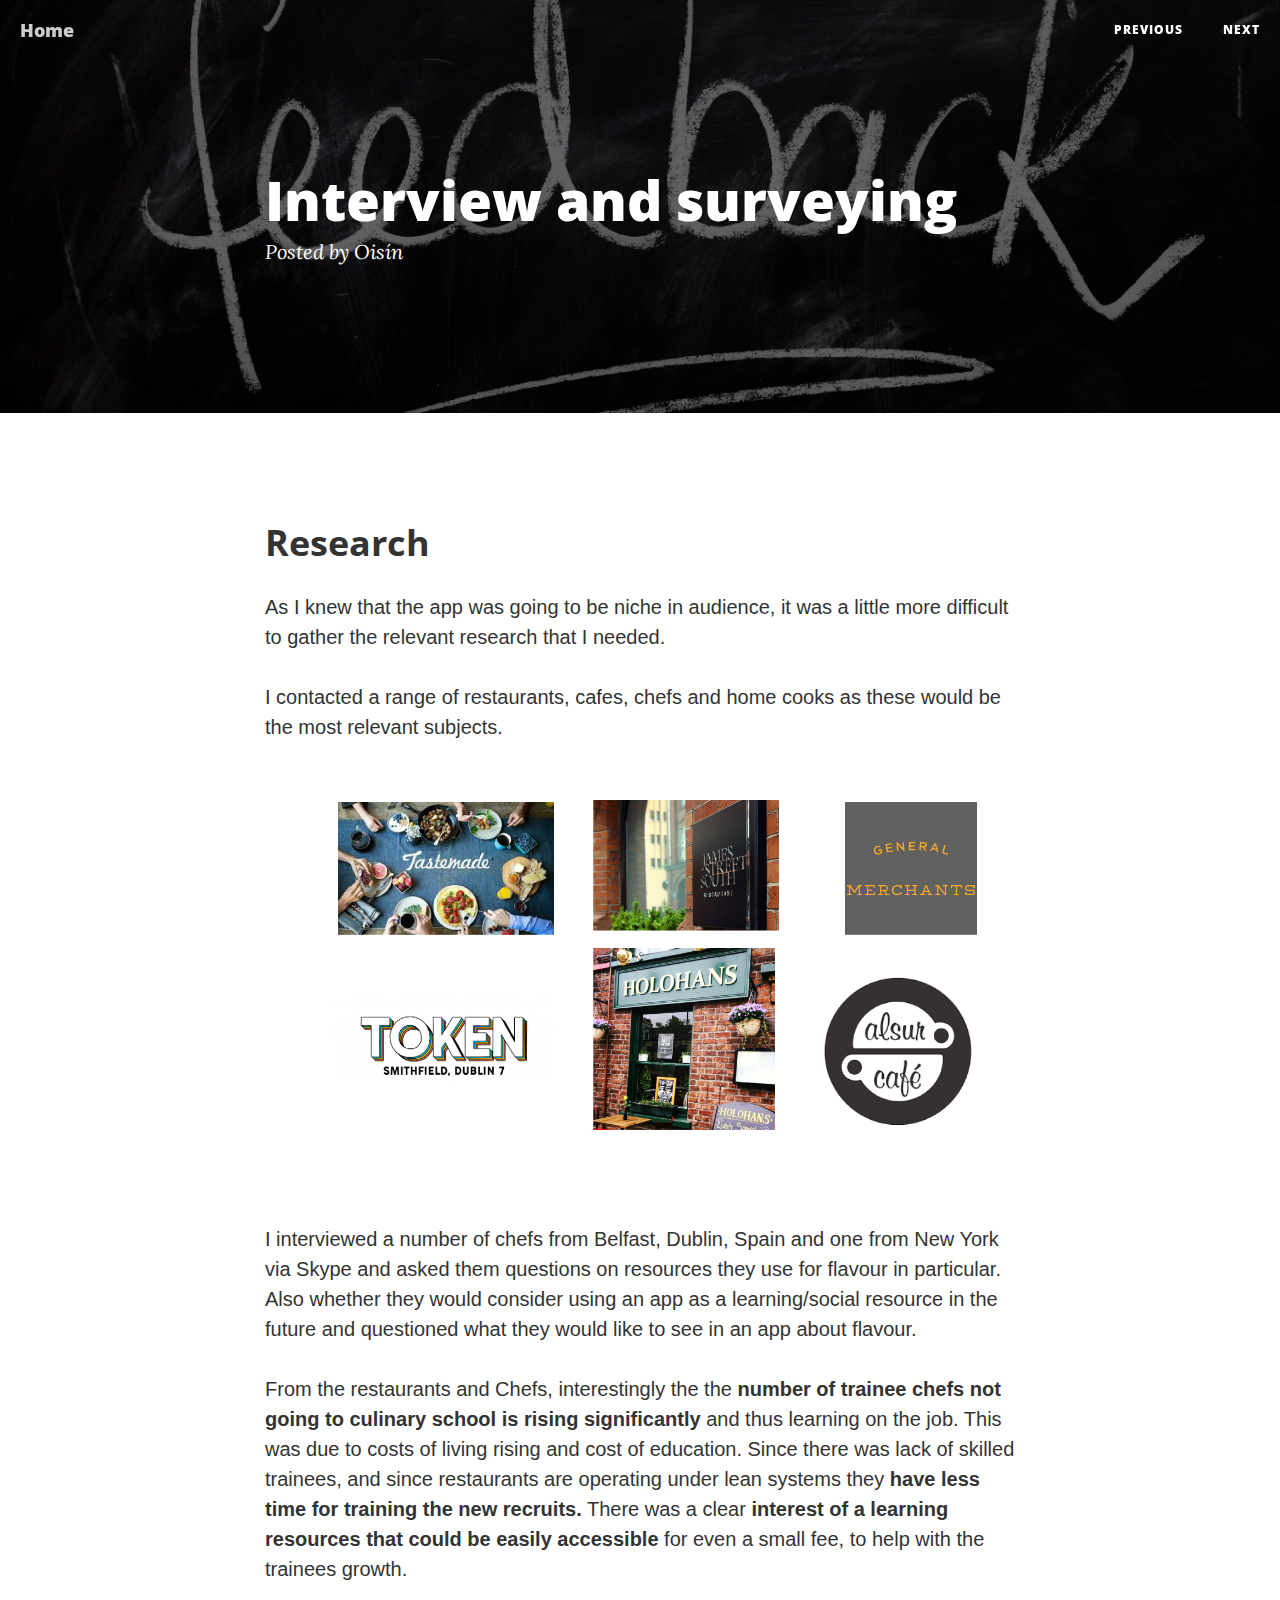
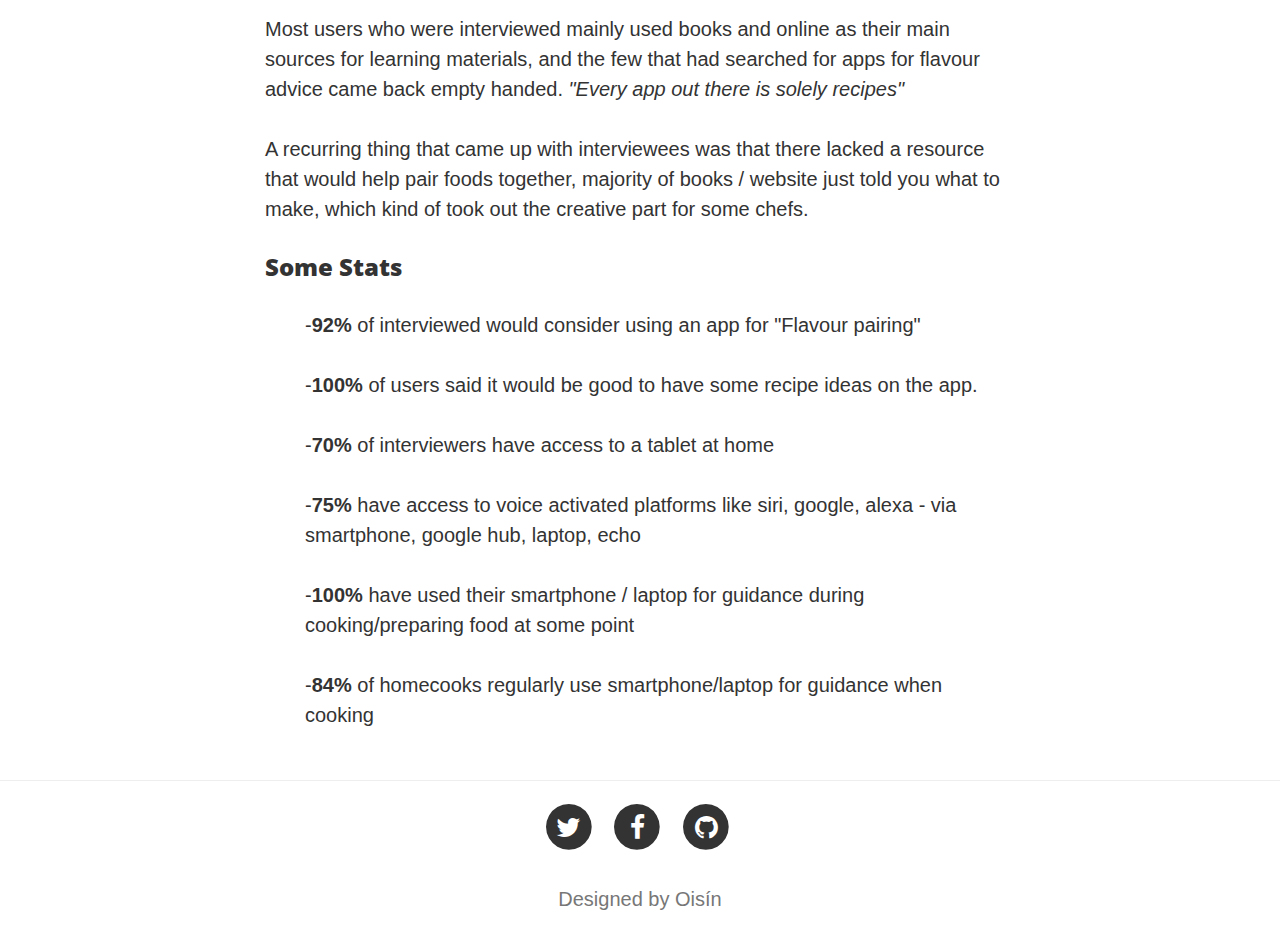
<file: survey.html>
<!DOCTYPE html>
<html lang="en">

<head>

    <meta charset="utf-8">
    <meta http-equiv="X-UA-Compatible" content="IE=edge">
    <meta name="viewport" content="width=device-width, initial-scale=1">
    <meta name="description" content="">
    <meta name="author" content="">

    <title>Clean Blog - Sample Post</title>

    <!-- Bootstrap Core CSS -->
    <link href="vendor/bootstrap/css/bootstrap.min.css" rel="stylesheet">

    <!-- Theme CSS -->
    <link href="css/clean-blog.min.css" rel="stylesheet">

    <!-- Custom Fonts -->
    <link href="vendor/font-awesome/css/font-awesome.min.css" rel="stylesheet" type="text/css">
    <link href='https://fonts.googleapis.com/css?family=Lora:400,700,400italic,700italic' rel='stylesheet' type='text/css'>
    <link href='https://fonts.googleapis.com/css?family=Open+Sans:300italic,400italic,600italic,700italic,800italic,400,300,600,700,800' rel='stylesheet' type='text/css'>

    <!-- HTML5 Shim and Respond.js IE8 support of HTML5 elements and media queries -->
    <!-- WARNING: Respond.js doesn't work if you view the page via file:// -->
    <!--[if lt IE 9]>
        <script src="https://oss.maxcdn.com/libs/html5shiv/3.7.0/html5shiv.js"></script>
        <script src="https://oss.maxcdn.com/libs/respond.js/1.4.2/respond.min.js"></script>
    <![endif]-->

</head>

<body>

    <!-- Navigation -->
    <nav class="navbar navbar-default navbar-custom navbar-fixed-top">
        <div class="container-fluid">
            <!-- Brand and toggle get grouped for better mobile display -->
            <div class="navbar-header page-scroll">
                <button type="button" class="navbar-toggle" data-toggle="collapse" data-target="#bs-example-navbar-collapse-1">
                    <span class="sr-only">Toggle navigation</span>
                    Menu <i class="fa fa-bars"></i>
                </button>
                <a class="navbar-brand" href="index.html">Home</a>
            </div>

            <!-- Collect the nav links, forms, and other content for toggling -->
            <div class="collapse navbar-collapse" id="bs-example-navbar-collapse-1">
                <ul class="nav navbar-nav navbar-right">
                    <li>
                        <a href="overview.html">Previous</a>
                    </li>
                    <li>
                        <a href="competition.html">Next</a>
                    </li>
                  
                </ul>
            </div>
            <!-- /.navbar-collapse -->
        </div>
        <!-- /.container -->
    </nav>

    <!-- Page Header -->
    <!-- Set your background image for this header on the line below. -->
    <header class="intro-header" style="background-image: url('img/feedback.jpg')">
        <div class="container">
            <div class="row">
                <div class="col-lg-8 col-lg-offset-2 col-md-10 col-md-offset-1">
                    <div class="post-heading">
                        <h1>Interview and surveying</h1>
                      
                        <span class="meta">Posted by <a href="#">Oisín</a> </span>
                    </div>
                </div>
            </div>
        </div>
    </header>

    <!-- Post Content -->
    <article>
        <div class="container">
            <div class="row">
                <div class="col-lg-8 col-lg-offset-2 col-md-10 col-md-offset-1">
                     <h2 class="section-heading">Research</h2>
                    
                    
                    
                    <p>As I knew that the app was going to be niche in audience, it was a little more difficult to gather the relevant research that I needed.  </p>
                    
                    
                   
                    <p>I contacted a range of restaurants, cafes, chefs and home cooks as these would be the most relevant subjects.</p>
                    
                     <img class="img-responsive" src="img/des1.png" alt="">

                    <p>I interviewed a number of chefs from Belfast, Dublin, Spain and one from New York via Skype and asked them questions on resources they use for flavour in particular. Also whether they would consider using an app as a learning/social resource in the future and questioned what they would like to see in an app about flavour.</p>
                    
                     

                    <p> From the restaurants and Chefs, interestingly the  the<strong> number of trainee chefs not going to culinary school is rising significantly</strong> and thus learning on the job. This was due to costs of living rising and cost of education. Since there was lack of skilled trainees,  and since restaurants are operating under lean systems they<strong> have less time for training the new recruits.</strong> There was a clear <strong>interest of a learning resources that could be easily accessible</strong> for even a small fee, to help with the trainees growth.  </p>
                    
                      
                        
                    
<p>Most users who were interviewed mainly used books and online as their main sources for learning materials, and the few that had searched for apps for flavour advice came back empty handed. <i>"Every app out there is solely recipes"</i> </p>
                    
                    

                               
<p>A recurring thing that came up with interviewees was that there lacked a resource that would help pair foods together, majority of books / website just told you what to make, which kind of took out the creative part for some chefs. </p>
                    
                    <h3>Some Stats </h3>

                        
                        
                    <ul>
                    
                    <p> -<strong>92%</strong> of interviewed would consider using an app for "Flavour pairing" </p>
                    
                    
                    
                 
                    
                     
                    
                        <p> -<strong>100%</strong> of users said it would be good to have some recipe ideas on the app. </p>
                    
                    
                    
                   
            
                    
                    
                    
                        <p> -<strong>70%</strong> of interviewers have access to a tablet at home </p>
                    
                    
                    
                   
                 
                      
                    
                        <p> -<strong>75%</strong> have access to voice activated platforms like siri, google, alexa - via smartphone, google hub, laptop, echo </p>
                    
                     
                          
                          
                          
                    
                  
                        <p> -<strong>100%</strong> have used their smartphone / laptop for guidance during cooking/preparing food at some point </p>
                   
                    
                          
                          
                        
                        <p> -<strong>84%</strong> of homecooks regularly use smartphone/laptop for guidance when cooking</p>
                    
                    
                    
                   
                    
                    </ul>
                  
                    <p></p>

                    <p></p>

                   

                    <p></p>

                  
                </div>
            </div>
        </div>
    </article>

    <hr>

    <!-- Footer -->
    <footer>
        <div class="container">
            <div class="row">
                <div class="col-lg-8 col-lg-offset-2 col-md-10 col-md-offset-1">
                    <ul class="list-inline text-center">
                        <li>
                            <a href="#">
                                <span class="fa-stack fa-lg">
                                    <i class="fa fa-circle fa-stack-2x"></i>
                                    <i class="fa fa-twitter fa-stack-1x fa-inverse"></i>
                                </span>
                            </a>
                        </li>
                        <li>
                            <a href="#">
                                <span class="fa-stack fa-lg">
                                    <i class="fa fa-circle fa-stack-2x"></i>
                                    <i class="fa fa-facebook fa-stack-1x fa-inverse"></i>
                                </span>
                            </a>
                        </li>
                        <li>
                            <a href="#">
                                <span class="fa-stack fa-lg">
                                    <i class="fa fa-circle fa-stack-2x"></i>
                                    <i class="fa fa-github fa-stack-1x fa-inverse"></i>
                                </span>
                            </a>
                        </li>
                    </ul>
                    <p class="copyright text-muted">Designed by Oisín</p>
                </div>
            </div>
        </div>
    </footer>

    <!-- jQuery -->
    <script src="vendor/jquery/jquery.min.js"></script>

    <!-- Bootstrap Core JavaScript -->
    <script src="vendor/bootstrap/js/bootstrap.min.js"></script>

    <!-- Contact Form JavaScript -->
    <script src="js/jqBootstrapValidation.js"></script>
    <script src="js/contact_me.js"></script>

    <!-- Theme JavaScript -->
    <script src="js/clean-blog.min.js"></script>

</body>

</html>
</file>
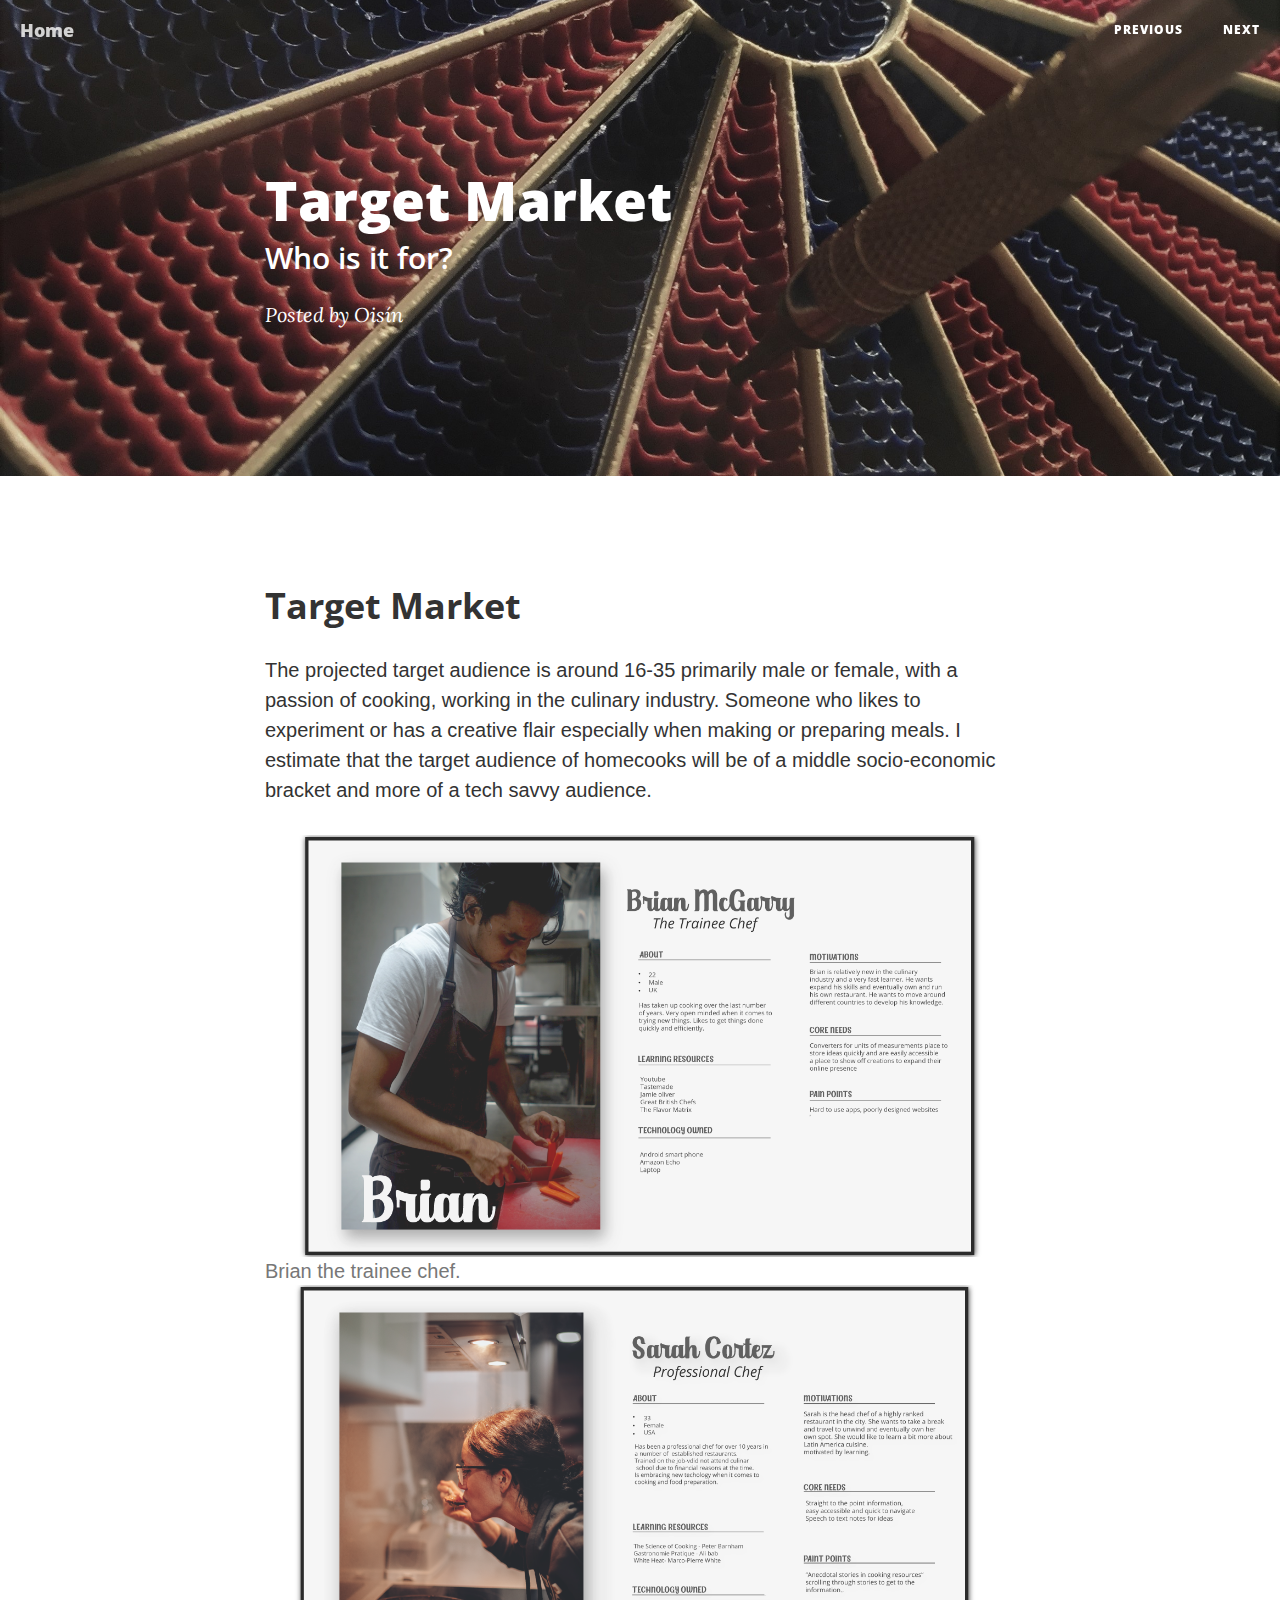
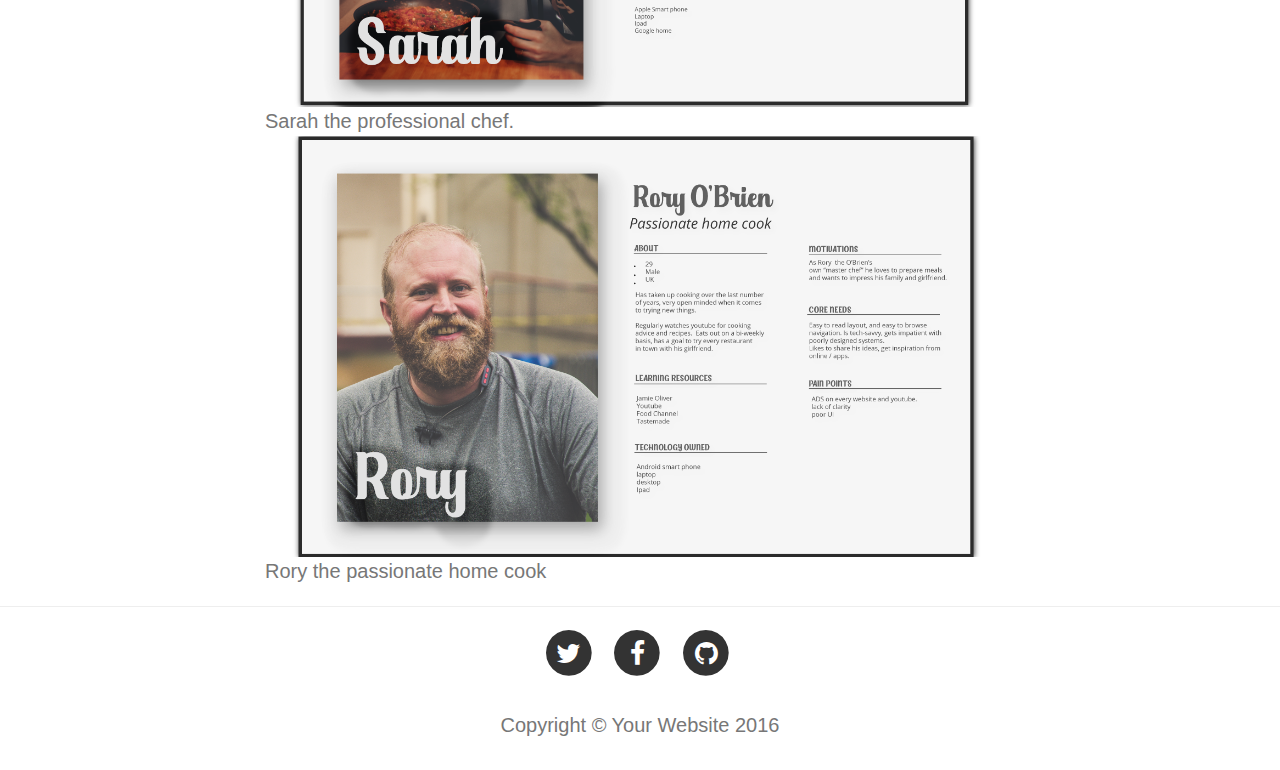
<file: target.html>
<!DOCTYPE html>
<html lang="en">

<head>

    <meta charset="utf-8">
    <meta http-equiv="X-UA-Compatible" content="IE=edge">
    <meta name="viewport" content="width=device-width, initial-scale=1">
    <meta name="description" content="">
    <meta name="author" content="">

    <title>Clean Blog - Sample Post</title>

    <!-- Bootstrap Core CSS -->
    <link href="vendor/bootstrap/css/bootstrap.min.css" rel="stylesheet">

    <!-- Theme CSS -->
    <link href="css/clean-blog.min.css" rel="stylesheet">

    <!-- Custom Fonts -->
    <link href="vendor/font-awesome/css/font-awesome.min.css" rel="stylesheet" type="text/css">
    <link href='https://fonts.googleapis.com/css?family=Lora:400,700,400italic,700italic' rel='stylesheet' type='text/css'>
    <link href='https://fonts.googleapis.com/css?family=Open+Sans:300italic,400italic,600italic,700italic,800italic,400,300,600,700,800' rel='stylesheet' type='text/css'>

    <!-- HTML5 Shim and Respond.js IE8 support of HTML5 elements and media queries -->
    <!-- WARNING: Respond.js doesn't work if you view the page via file:// -->
    <!--[if lt IE 9]>
        <script src="https://oss.maxcdn.com/libs/html5shiv/3.7.0/html5shiv.js"></script>
        <script src="https://oss.maxcdn.com/libs/respond.js/1.4.2/respond.min.js"></script>
    <![endif]-->

</head>

<body>

    <!-- Navigation -->
    <nav class="navbar navbar-default navbar-custom navbar-fixed-top">
        <div class="container-fluid">
            <!-- Brand and toggle get grouped for better mobile display -->
            <div class="navbar-header page-scroll">
                <button type="button" class="navbar-toggle" data-toggle="collapse" data-target="#bs-example-navbar-collapse-1">
                    <span class="sr-only">Toggle navigation</span>
                    Menu <i class="fa fa-bars"></i>
                </button>
                <a class="navbar-brand" href="index.html">Home</a>
            </div>

            <!-- Collect the nav links, forms, and other content for toggling -->
            <div class="collapse navbar-collapse" id="bs-example-navbar-collapse-1">
                <ul class="nav navbar-nav navbar-right">
                    <li>
                        <a href="competition.html">Previous</a>
                    </li>
                    <li>
                        <a href="5images.html">Next</a>
                    </li>
                 
                </ul>
            </div>
            <!-- /.navbar-collapse -->
        </div>
        <!-- /.container -->
    </nav>

    <!-- Page Header -->
    <!-- Set your background image for this header on the line below. -->
    <header class="intro-header" style="background-image: url('img/target.jpg')">
        <div class="container">
            <div class="row">
                <div class="col-lg-8 col-lg-offset-2 col-md-10 col-md-offset-1">
                    <div class="post-heading">
                        <h1>Target Market</h1>
                        <h2 class="subheading">Who is it for?</h2>
                        <span class="meta">Posted by <a href="#">Oisín</a> </span>
                    </div>
                </div>
            </div>
        </div>
    </header>

    <!-- Post Content -->
    <article>
        <div class="container">
            <div class="row">
                <div class="col-lg-8 col-lg-offset-2 col-md-10 col-md-offset-1">
                   

                  
                  

                    <h2 class="section-heading">Target Market</h2>

                    <p>The projected target audience is around 16-35 primarily male or female, with a passion of cooking, working in the culinary industry. Someone who likes to experiment or has a creative flair especially when making or preparing meals. I estimate that the target audience of homecooks will be of a middle socio-economic bracket and more of a tech savvy audience.</p>

                 
                        <img class="img-responsive" src="img/userpersona-1.png" alt="">
                    
                    <span class="caption text-muted">Brian the trainee chef.</span>

                      <img class="img-responsive" src="img/userpersona-2.png" alt="">
                    
                    <span class="caption text-muted">Sarah the professional chef.</span>
                    
                    <img class="img-responsive" src="img/userpersona-3.png" alt="">
                    
                    <span class="caption text-muted">Rory the passionate home cook</span>
                    

                   
                </div>
            </div>
        </div>
    </article>

    <hr>

    <!-- Footer -->
    <footer>
        <div class="container">
            <div class="row">
                <div class="col-lg-8 col-lg-offset-2 col-md-10 col-md-offset-1">
                    <ul class="list-inline text-center">
                        <li>
                            <a href="#">
                                <span class="fa-stack fa-lg">
                                    <i class="fa fa-circle fa-stack-2x"></i>
                                    <i class="fa fa-twitter fa-stack-1x fa-inverse"></i>
                                </span>
                            </a>
                        </li>
                        <li>
                            <a href="#">
                                <span class="fa-stack fa-lg">
                                    <i class="fa fa-circle fa-stack-2x"></i>
                                    <i class="fa fa-facebook fa-stack-1x fa-inverse"></i>
                                </span>
                            </a>
                        </li>
                        <li>
                            <a href="#">
                                <span class="fa-stack fa-lg">
                                    <i class="fa fa-circle fa-stack-2x"></i>
                                    <i class="fa fa-github fa-stack-1x fa-inverse"></i>
                                </span>
                            </a>
                        </li>
                    </ul>
                    <p class="copyright text-muted">Copyright &copy; Your Website 2016</p>
                </div>
            </div>
        </div>
    </footer>

    <!-- jQuery -->
    <script src="vendor/jquery/jquery.min.js"></script>

    <!-- Bootstrap Core JavaScript -->
    <script src="vendor/bootstrap/js/bootstrap.min.js"></script>

    <!-- Contact Form JavaScript -->
    <script src="js/jqBootstrapValidation.js"></script>
    <script src="js/contact_me.js"></script>

    <!-- Theme JavaScript -->
    <script src="js/clean-blog.min.js"></script>

</body>

</html>
</file>
<file: css/clean-blog.min.css>
/*!
 * Start Bootstrap - Clean Blog v3.3.7+1 (http://startbootstrap.com/template-overviews/clean-blog)
 * Copyright 2013-2017 Start Bootstrap
 * Licensed under MIT (https://github.com/BlackrockDigital/startbootstrap/blob/gh-pages/LICENSE)
 */a,body{color:#333}.navbar-custom .nav li a,.navbar-custom .navbar-brand,h1,h2,h3,h4,h5,h6{font-weight:800}.caption,.intro-header .page-heading,.intro-header .site-heading,footer .copyright{text-align:center}body{font-family: 'Quicksand', sans-serif;font-size:20px;-webkit-tap-highlight-color:#0085A1}.intro-header .page-heading .subheading,.intro-header .post-heading .subheading,.intro-header .site-heading .subheading,.navbar-custom,h1,h2,h3,h4,h5,h6{font-family:'Open Sans','Helvetica Neue',Helvetica,Arial,sans-serif}p{line-height:1.5;margin:30px 0}p a{text-decoration:underline}a:focus,a:hover{color:#0085A1}a img:focus,a img:hover{cursor:zoom-in}blockquote{color:#777;font-style:italic}hr.small{max-width:100px;margin:15px auto;border-width:4px;border-color:#fff}.navbar-custom{position:absolute;top:0;left:0;width:100%;z-index:3}.navbar-custom .navbar-header .navbar-toggle{color:#777;font-weight:800;text-transform:uppercase;font-size:12px}.navbar-custom .nav li a{text-transform:uppercase;font-size:12px;letter-spacing:1px}@media only screen and (min-width:768px){.navbar-custom{background:0 0;border-bottom:1px solid transparent}.navbar-custom .navbar-brand{color:#fff;padding:20px}.navbar-custom .navbar-brand:focus,.navbar-custom .navbar-brand:hover{color:rgba(255,255,255,.8)}.navbar-custom .nav li a{color:#fff;padding:20px}.navbar-custom .nav li a:focus,.navbar-custom .nav li a:hover{color:rgba(255,255,255,.8)}.navbar-custom .nav li ul.dropdown-menu a{color:#333}.navbar-custom .nav li ul.dropdown-menu a:focus,.navbar-custom .nav li ul.dropdown-menu a:hover{color:#0085A1}}@media only screen and (min-width:1170px){.navbar-custom{-webkit-transition:background-color .3s;-moz-transition:background-color .3s;transition:background-color .3s;-webkit-transform:translate3d(0,0,0);-moz-transform:translate3d(0,0,0);-ms-transform:translate3d(0,0,0);-o-transform:translate3d(0,0,0);transform:translate3d(0,0,0);-webkit-backface-visibility:hidden;backface-visibility:hidden}.navbar-custom.is-fixed{position:fixed;top:-61px;background-color:rgba(255,255,255,.9);border-bottom:1px solid #f2f2f2;-webkit-transition:-webkit-transform .3s;-moz-transition:-moz-transform .3s;transition:transform .3s}.navbar-custom.is-fixed .navbar-brand{color:#333}.navbar-custom.is-fixed .navbar-brand:focus,.navbar-custom.is-fixed .navbar-brand:hover{color:#0085A1}.navbar-custom.is-fixed .nav li a{color:#333}.navbar-custom.is-fixed .nav li a:focus,.navbar-custom.is-fixed .nav li a:hover{color:#0085A1}.navbar-custom.is-visible{-webkit-transform:translate3d(0,100%,0);-moz-transform:translate3d(0,100%,0);-ms-transform:translate3d(0,100%,0);-o-transform:translate3d(0,100%,0);transform:translate3d(0,100%,0)}}.intro-header{background:center center no-repeat;-webkit-background-size:cover;-moz-background-size:cover;background-size:cover;-o-background-size:cover;margin-bottom:50px}.intro-header .page-heading,.intro-header .post-heading,.intro-header .site-heading{padding:100px 0 50px;color:#fff}.intro-header .page-heading h1,.intro-header .site-heading h1{margin-top:0;font-size:50px}.intro-header .page-heading .subheading,.intro-header .site-heading .subheading{font-size:24px;line-height:1.1;display:block;font-weight:300;margin:10px 0 0}@media only screen and (min-width:768px){.intro-header .page-heading,.intro-header .post-heading,.intro-header .site-heading{padding:150px 0}.intro-header .page-heading h1,.intro-header .site-heading h1{font-size:80px}}.intro-header .post-heading h1{font-size:35px}.intro-header .post-heading .meta,.intro-header .post-heading .subheading{line-height:1.1;display:block}.intro-header .post-heading .subheading{font-size:24px;margin:10px 0 30px;font-weight:600}.intro-header .post-heading .meta{font-family:Lora,'Times New Roman',serif;font-style:italic;font-weight:300;font-size:20px}.intro-header .post-heading .meta a{color:#fff}@media only screen and (min-width:768px){.intro-header .post-heading h1{font-size:55px}.intro-header .post-heading .subheading{font-size:30px}}.post-preview>a{color:#333}.post-preview>a:focus,.post-preview>a:hover{text-decoration:none;color:#0085A1}.post-preview>a>.post-title{font-size:30px;margin-top:30px;margin-bottom:10px}.post-preview>a>.post-subtitle{margin:0 0 10px;font-weight:300}.post-preview>.post-meta{color:#777;font-size:18px;font-style:italic;margin-top:0}.post-preview>.post-meta>a{text-decoration:none;color:#333}.post-preview>.post-meta>a:focus,.post-preview>.post-meta>a:hover{color:#0085A1;text-decoration:underline}@media only screen and (min-width:768px){.post-preview>a>.post-title{font-size:36px}}.section-heading{font-size:36px;margin-top:60px;font-weight:700}

ul.b {list-style-type: disc;}


.w3-btn {width:350px;}

.gif
{
    display:block;
    margin:auto;
}
</file>
